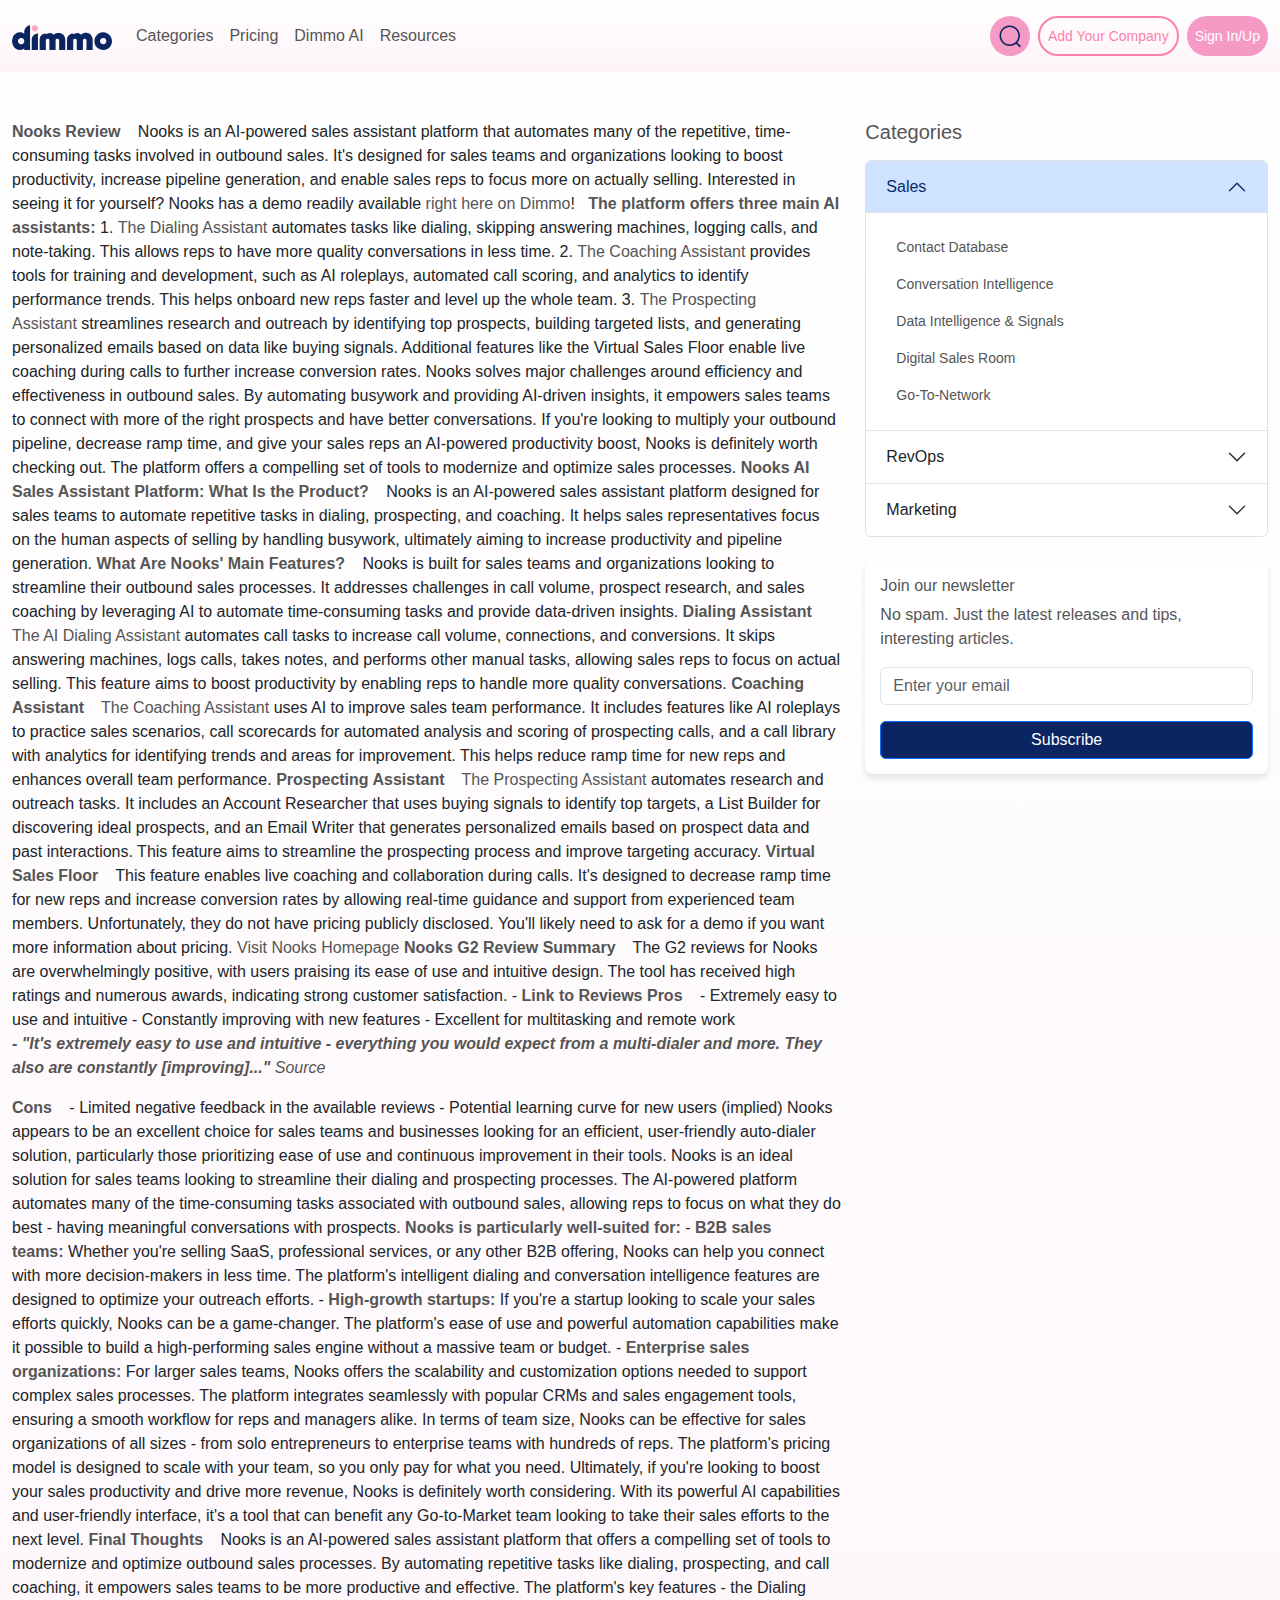
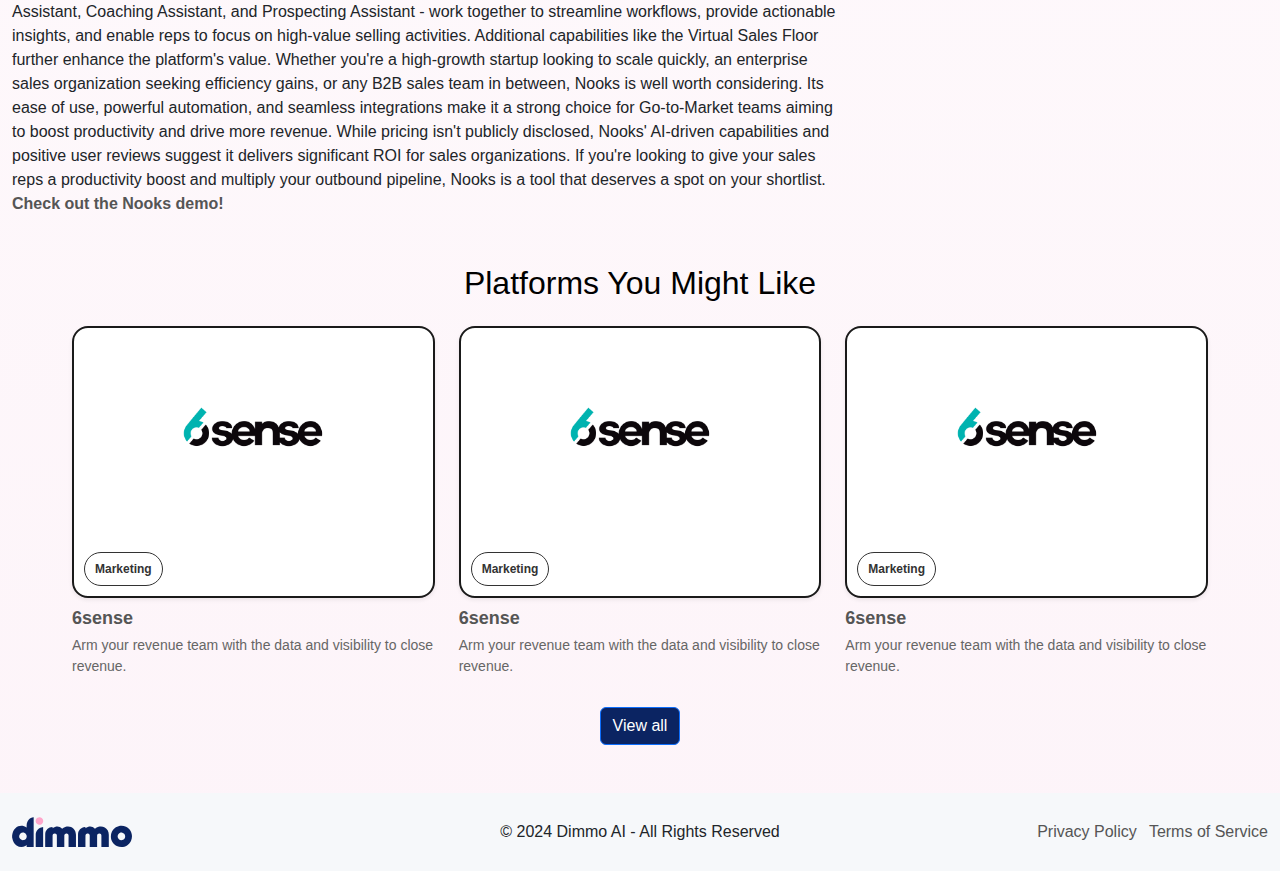
<file: blog-detail.html>
<!DOCTYPE html>
<html lang="en">
<head>
    <meta charset="UTF-8">
    <meta name="viewport" content="width=device-width, initial-scale=1.0">
    <title>Dimmo Interface</title>
    <!-- Favicon or logo icon -->
    <link rel="icon" href="client/img/apple-touch-icon (1).webp" type="image/png">


    <link rel="stylesheet" href="client/lib/bootstrap.min.css">
    <script src="client/lib/bootstrap.bundle.min.js"></script>
    <script src="client/lib/font-fontawesome-ae333ffef2.js"></script>
    <script src="client/js/js.js"></script>
    <script src="client/js/swiper-bundle.min.js"></script>

    <link rel="stylesheet" href="client/css/style.css">
    <script src="client/js/js.js"></script>
    <link rel="stylesheet" href="client/css/swiper-bundle.min.css" />
</head>
<body>
    <!-- Navbar -->
    <div class="header-top" id="backToTop">
        <nav class="navbar navbar-expand-lg navbar-light">
            <div class="container">
                <!-- Logo -->
                <a class="navbar-brand" href="index.html" style="width: 100px;">
                    <img src="client/img/logo-text-blue.svg" alt="Logo">
                </a>
                
                <!-- Mobile Buttons -->
                <div class="d-flex">
                    <button class="btn-pink p-1 me-2 search-toggle serch-mobi" id="searchToggle">
                        <svg width="32" height="26" viewBox="0 0 28 29" fill="none" xmlns="http://www.w3.org/2000/svg">
                            <path fill-rule="evenodd" clip-rule="evenodd" d="M13.6957 2.8335C19.9607 2.8335 25.0567 7.9295 25.0567 14.1945C25.0567 17.1503 23.9223 19.8462 22.0661 21.8694L25.7186 25.5143C26.0605 25.8561 26.0616 26.4091 25.7198 26.751C25.5495 26.9236 25.3243 27.0088 25.1003 27.0088C24.8775 27.0088 24.6535 26.9236 24.482 26.7533L20.7853 23.067C18.8407 24.6243 16.3751 25.5567 13.6957 25.5567C7.43066 25.5567 2.3335 20.4595 2.3335 14.1945C2.3335 7.9295 7.43066 2.8335 13.6957 2.8335ZM13.6957 4.5835C8.3955 4.5835 4.0835 8.89433 4.0835 14.1945C4.0835 19.4947 8.3955 23.8067 13.6957 23.8067C18.9947 23.8067 23.3067 19.4947 23.3067 14.1945C23.3067 8.89433 18.9947 4.5835 13.6957 4.5835Z" fill="#0B2462"></path>
                        </svg>
                    </button>
                    <button class="navbar-toggler" type="button" data-bs-toggle="offcanvas" data-bs-target="#offcanvasNavbar" aria-controls="offcanvasNavbar">
                        <span class="navbar-toggler-icon"></span>
                    </button>
                </div>
        
                <!-- Offcanvas Menu -->
                <div class="offcanvas offcanvas-start" tabindex="-1" id="offcanvasNavbar" aria-labelledby="offcanvasNavbarLabel">
                    <div class="offcanvas-header">
                        <img class="offcanvas-title" id="offcanvasNavbarLabel" src="client/img/logo-text-blue.svg" alt="" style="width: 80px;">
                        <button type="button" class="btn-close" data-bs-dismiss="offcanvas" aria-label="Close"></button>
                    </div>
                    <div class="offcanvas-body">
                        <ul class="navbar-nav me-auto mb-2 mb-lg-0">
                            <li class="nav-item dropdown">
                                <a class="nav-link" href="category.html">Categories</a>
                                <ul class="dropdown-menu">
                                    <li class="dropdown-item">
                                        <a href="#">Sales</a>
                                        <!-- Menu con của Category 1 -->
                                        <ul class="sub-menu">
                                            <li><a href="#">Sales marketing 1</a></li>
                                            <li><a href="#">Sales 2</a></li>
                                            <li><a href="#">Sales 3</a></li>
                                        </ul>
                                    </li>
                                    <li class="dropdown-item"><a href="#">Sales 2</a></li>
                                    <li class="dropdown-item"><a href="#">Sales 3</a></li>
                                </ul>
                            </li>
                            <li class="nav-item"><a class="nav-link" href="prising.html">Pricing</a></li>
                            <li class="nav-item"><a class="nav-link" href="#">Dimmo AI</a></li>
                            <li class="nav-item dropdown">
                                <a class="nav-link" href="#">Resources</a>
                                <ul class="dropdown-menu">
                                    <li class="dropdown-item">
                                        <a href="blog.html">blog</a>
                                    </li>
                                </ul>
                            </li>
                        </ul>
                        
                        
                        <!-- Desktop Buttons -->
                        <button class="btn-pink p-1 me-2 search-toggle search-toggle-destop" id="searchToggleDesktop">
                            <svg width="32" height="26" viewBox="0 0 28 29" fill="none" xmlns="http://www.w3.org/2000/svg">
                                <path fill-rule="evenodd" clip-rule="evenodd" d="M13.6957 2.8335C19.9607 2.8335 25.0567 7.9295 25.0567 14.1945C25.0567 17.1503 23.9223 19.8462 22.0661 21.8694L25.7186 25.5143C26.0605 25.8561 26.0616 26.4091 25.7198 26.751C25.5495 26.9236 25.3243 27.0088 25.1003 27.0088C24.8775 27.0088 24.6535 26.9236 24.482 26.7533L20.7853 23.067C18.8407 24.6243 16.3751 25.5567 13.6957 25.5567C7.43066 25.5567 2.3335 20.4595 2.3335 14.1945C2.3335 7.9295 7.43066 2.8335 13.6957 2.8335ZM13.6957 4.5835C8.3955 4.5835 4.0835 8.89433 4.0835 14.1945C4.0835 19.4947 8.3955 23.8067 13.6957 23.8067C18.9947 23.8067 23.3067 19.4947 23.3067 14.1945C23.3067 8.89433 18.9947 4.5835 13.6957 4.5835Z" fill="#0B2462"></path>
                            </svg>
                        </button>
                        <button class="btn btn-outline-pink me-2 btn-sm" data-bs-toggle="modal" data-bs-target="#exampleModal">Add Your Company</button>
                        <button class="btn btn-pink btn-sm"  data-bs-toggle="modal" data-bs-target="#exampleModalSignIn">Sign In/Up</button>
                    </div>
                </div>
            </div>
            
        </nav><!-- Search Form -->
        <form id="searchForm" class="search-form d-none">
            <div class="search-form-head d-flex align-items-center justify-content-between container">
                <input type="text" class="form-control me-2 btn-outline-pink" placeholder="Search...">
                <button type="submit" class="btn btn-pink me-3">Search</button>
                <span class="text-end mt-2 cancel-search" style="cursor: pointer; color: #333;" id="cancelSearch">Cancel</span>
            </div>
        </form>
    </div>
    
    <!-- Modal add your company-->
    <div class="modal fade modal-sign" id="exampleModal" tabindex="-1" aria-labelledby="exampleModalLabel" aria-hidden="true">
        <div class="modal-dialog modal-lg">
        <div class="modal-content">
            <div class="modal-body d-flex">
            <!-- Left section -->
            <div class="popup-left col-md-6">
                <img src="client/img/apple-touch-icon (1).webp" class="logo" alt="">
                <p>250+ Verified Products</p>
                <p>Thousands of Active Users</p>
                <p>New Demos Added Daily</p>
                <p>Boost your company's visibility</p>
                <div class="list-img">
                    <img src="client/img/6sense.png" alt="Logos">
                    <img src="client/img/6sense.png" alt="Logos">
                    <img src="client/img/6sense.png" alt="Logos">
                    <img src="client/img/6sense.png" alt="Logos">
                    <img src="client/img/6sense.png" alt="Logos">
                </div>
            </div>
            <!-- Right section -->
            <div class="popup-right col-md-6">
                <h3 class="mb-3">Company Registration</h3>
                <p>Register your product on Dimmo and get visibility up to <b>50,000 users</b> per month.</p>
                <form>
                <input type="text" class="form-control" placeholder="First Name">
                <input type="text" class="form-control" placeholder="Last Name">
                <input type="email" class="form-control" placeholder="Company Email">
                <input type="text" class="form-control" placeholder="Company Name">
                <button type="submit" class="btn btn-primary">Get Listed</button>
                </form>
            </div>
            </div>
        </div>
        </div>
    </div>

    <!-- Modal sign-in-->
    <div class="modal fade modal-sign" id="exampleModalSignIn" tabindex="-1" aria-labelledby="exampleModalLabel" aria-hidden="true">
        <div class="modal-dialog modal-lg">
        <div class="modal-content">
            <div class="modal-body d-flex">
            <!-- Left section -->
            <div class="popup-left col-md-6">
                <img src="client/img/apple-touch-icon (1).webp" class="logo" alt="">
                <p>250+ Verified Products</p>
                <p>Thousands of Active Users</p>
                <p>New Demos Added Daily</p>
                <p>Boost your company's visibility</p>
                <div class="list-img">
                    <img src="client/img/6sense.png" alt="Logos">
                    <img src="client/img/6sense.png" alt="Logos">
                    <img src="client/img/6sense.png" alt="Logos">
                    <img src="client/img/6sense.png" alt="Logos">
                    <img src="client/img/6sense.png" alt="Logos">
                </div>
            </div>
            <!-- Right section -->
            <div class="popup-right col-md-6">
                <h3 class="mb-3">Log in</h3>
                <p>Welcome Back to Dimmo! Please Log In to Your Account.</p>
                <form>
                    <label for="email">Email address</label>
                    <input type="email" class="form-control" placeholder="">
                    <div class="mt-4">
                        <button class="d-flex align-items-center btn btn-primary w-100" type="button">
                            <i class="fa-regular fa-envelope me-3"></i>
                            <span class="text-center w-full">Send login link to Email</span>
                        </button>
                    </div>
                    <div class="mt-4">
                        <button class="d-flex align-items-center btn btn-outline-dark w-100" type="button">
                            <svg style="width: 20px;" class="h-5 w-5 mr-2 me-3" xmlns="http://www.w3.org/2000/svg" viewBox="-0.5 0 48 48" version="1.1"><g fill="none" fill-rule="evenodd"><g transform="translate(401.000000, 860.000000)"><g transform="translate(-401.000000, -860.000000)">
                                <path d="M9.82727273,24 C9.82727273,22.4757333 10.0804318,21.0144 10.5322727,19.6437333 L2.62345455,13.6042667 C1.08206818,16.7338667 0.213636364,20.2602667 0.213636364,24 C0.213636364,27.7365333 1.081,31.2608 2.62025,34.3882667 L10.5247955,28.3370667 C10.0772273,26.9728 9.82727273,25.5168 9.82727273,24" fill="#4285F4"></path>
                                <path d="M23.7136364,10.1333333 C27.025,10.1333333 30.0159091,11.3066667 32.3659091,13.2266667 L39.2022727,6.4 C35.0363636,2.77333333 29.6954545,0.533333333 23.7136364,0.533333333 C14.4268636,0.533333333 6.44540909,5.84426667 2.62345455,13.6042667 L10.5322727,19.6437333 C12.3545909,14.112 17.5491591,10.1333333 23.7136364,10.1333333" fill="#34A853"></path>
                                <path d="M23.7136364,37.8666667 C17.5491591,37.8666667 12.3545909,33.888 10.5322727,28.3562667 L2.62345455,34.3946667 C6.44540909,42.1557333 14.4268636,47.4666667 23.7136364,47.4666667 C29.4455,47.4666667 34.9177955,45.4314667 39.0249545,41.6181333 L31.5177727,35.8144 C29.3995682,37.1488 26.7323182,37.8666667 23.7136364,37.8666667" fill="#FBBC05"></path>
                                <path d="M46.1454545,24 C46.1454545,22.6133333 45.9318182,21.12 45.6113636,19.7333333 L23.7136364,19.7333333 L23.7136364,28.8 L36.3181818,28.8 C35.6879545,31.8912 33.9724545,34.2677333 31.5177727,35.8144 L39.0249545,41.6181333 C43.3393409,37.6138667 46.1454545,31.6490667 46.1454545,24" fill="#EA4335"></path></g></g></g>
                            </svg>
                                <span class="text-center w-full">Sign in with Google</span>
                        </button>
                    </div>
                </form>
            </div>
            </div>
        </div>
        </div>
    </div>

    <!-- blog -->
    <section>
        <div class="container my-5">
            <div class="row g-4">
            <!-- Left column: Blog posts -->
            <div class="col-lg-8">

                <div class="blog-content">
                    <a id="Nooks Review" class="font-medium !text-dimmo-blue-950 group text-xl" href="https://www.dimmo.ai/blog/nooks-review#Nooks%20Review"><strong>Nooks Review</strong><span class="opacity-0 group-hover:opacity-100 ps-1 transition-opacity">#</span></a>

                    Nooks is an AI-powered sales assistant platform that automates many of the repetitive, time-consuming tasks involved in outbound sales. It's designed for sales teams and organizations looking to boost productivity, increase pipeline generation, and enable sales reps to focus more on actually selling.

                    Interested in seeing it for yourself? Nooks has a demo readily available <a href="https://www.dimmo.ai/products/nooks?category=cold-calling">right here on Dimmo</a>!

                    &nbsp;

                    <strong>The platform offers three main AI assistants:</strong>

                    1. <a href="https://www.nooks.ai/ai-dialing-assistant">The Dialing Assistant</a> automates tasks like dialing, skipping answering machines, logging calls, and note-taking. This allows reps to have more quality conversations in less time.

                    2. <a href="https://www.nooks.ai/ai-coaching-assistant">The Coaching Assistant</a> provides tools for training and development, such as AI roleplays, automated call scoring, and analytics to identify performance trends. This helps onboard new reps faster and level up the whole team.

                    3. <a href="https://www.nooks.ai/ai-prospecting">The Prospecting Assistant</a> streamlines research and outreach by identifying top prospects, building targeted lists, and generating personalized emails based on data like buying signals.

                    Additional features like the Virtual Sales Floor enable live coaching during calls to further increase conversion rates.

                    Nooks solves major challenges around efficiency and effectiveness in outbound sales. By automating busywork and providing AI-driven insights, it empowers sales teams to connect with more of the right prospects and have better conversations.

                    If you're looking to multiply your outbound pipeline, decrease ramp time, and give your sales reps an AI-powered productivity boost, Nooks is definitely worth checking out. The platform offers a compelling set of tools to modernize and optimize sales processes.

                    <a id="Nooks AI Sales Assistant Platform: What Is the Product?" class="font-medium !text-dimmo-blue-950 group text-xl" href="https://www.dimmo.ai/blog/nooks-review#Nooks%20AI%20Sales%20Assistant%20Platform:%20What%20Is%20the%20Product?"><strong>Nooks AI Sales Assistant Platform: What Is the Product?</strong><span class="opacity-0 group-hover:opacity-100 ps-1 transition-opacity">#</span></a>

                    Nooks is an AI-powered sales assistant platform designed for sales teams to automate repetitive tasks in dialing, prospecting, and coaching. It helps sales representatives focus on the human aspects of selling by handling busywork, ultimately aiming to increase productivity and pipeline generation.

                    <a id="What Are Nooks' Main Features?" class="font-medium !text-dimmo-blue-950 group text-lg" href="https://www.dimmo.ai/blog/nooks-review#What%20Are%20Nooks'%20Main%20Features?"><strong>What Are Nooks' Main Features?</strong><span class="opacity-0 group-hover:opacity-100 ps-1 transition-opacity">#</span></a>

                    Nooks is built for sales teams and organizations looking to streamline their outbound sales processes. It addresses challenges in call volume, prospect research, and sales coaching by leveraging AI to automate time-consuming tasks and provide data-driven insights.

                    <a id="Dialing Assistant" class="font-medium !text-dimmo-blue-950 group text-lg" href="https://www.dimmo.ai/blog/nooks-review#Dialing%20Assistant"><strong>Dialing Assistant</strong><span class="opacity-0 group-hover:opacity-100 ps-1 transition-opacity">#</span></a>

                    <a href="https://www.nooks.ai/ai-dialing-assistant">The AI Dialing Assistant</a> automates call tasks to increase call volume, connections, and conversions. It skips answering machines, logs calls, takes notes, and performs other manual tasks, allowing sales reps to focus on actual selling. This feature aims to boost productivity by enabling reps to handle more quality conversations.

                    <a id="Coaching Assistant" class="font-medium !text-dimmo-blue-950 group text-lg" href="https://www.dimmo.ai/blog/nooks-review#Coaching%20Assistant"><strong>Coaching Assistant</strong><span class="opacity-0 group-hover:opacity-100 ps-1 transition-opacity">#</span></a>

                    <a href="https://www.nooks.ai/ai-coaching-assistant">The Coaching Assistant</a> uses AI to improve sales team performance. It includes features like AI roleplays to practice sales scenarios, call scorecards for automated analysis and scoring of prospecting calls, and a call library with analytics for identifying trends and areas for improvement. This helps reduce ramp time for new reps and enhances overall team performance.

                    <a id="Prospecting Assistant" class="font-medium !text-dimmo-blue-950 group text-lg" href="https://www.dimmo.ai/blog/nooks-review#Prospecting%20Assistant"><strong>Prospecting Assistant</strong><span class="opacity-0 group-hover:opacity-100 ps-1 transition-opacity">#</span></a>

                    <a href="https://www.nooks.ai/ai-prospecting">The Prospecting Assistant</a> automates research and outreach tasks. It includes an Account Researcher that uses buying signals to identify top targets, a List Builder for discovering ideal prospects, and an Email Writer that generates personalized emails based on prospect data and past interactions. This feature aims to streamline the prospecting process and improve targeting accuracy.

                    <a id="Virtual Sales Floor" class="font-medium !text-dimmo-blue-950 group text-lg" href="https://www.dimmo.ai/blog/nooks-review#Virtual%20Sales%20Floor"><strong>Virtual Sales Floor</strong><span class="opacity-0 group-hover:opacity-100 ps-1 transition-opacity">#</span></a>

                    This feature enables live coaching and collaboration during calls. It's designed to decrease ramp time for new reps and increase conversion rates by allowing real-time guidance and support from experienced team members.

                    Unfortunately, they do not have pricing publicly disclosed. You'll likely need to ask for a demo if you want more information about pricing. <a href="https://www.nooks.ai/">Visit Nooks Homepage</a>

                    <a id="Nooks G2 Review Summary" class="font-medium !text-dimmo-blue-950 group text-xl" href="https://www.dimmo.ai/blog/nooks-review#Nooks%20G2%20Review%20Summary"><strong>Nooks G2 Review Summary</strong><span class="opacity-0 group-hover:opacity-100 ps-1 transition-opacity">#</span></a>

                    The G2 reviews for Nooks are overwhelmingly positive, with users praising its ease of use and intuitive design. The tool has received high ratings and numerous awards, indicating strong customer satisfaction.

                    - <a href="https://www.g2.com/products/nooks/reviews"><strong>Link to Reviews</strong></a>

                    <a id="Pros" class="font-medium !text-dimmo-blue-950 group text-lg" href="https://www.dimmo.ai/blog/nooks-review#Pros"><strong>Pros</strong><span class="opacity-0 group-hover:opacity-100 ps-1 transition-opacity">#</span></a>

                    - Extremely easy to use and intuitive

                    - Constantly improving with new features

                    - Excellent for multitasking and remote work
                    <blockquote><em><strong>- "It's extremely easy to use and intuitive - everything you would expect from a multi-dialer and more. They also are constantly [improving]..." </strong></em><a href="https://www.g2.com/products/nooks/reviews"><em>Source</em></a></blockquote>
                    <a id="Cons" class="font-medium !text-dimmo-blue-950 group text-lg" href="https://www.dimmo.ai/blog/nooks-review#Cons"><strong>Cons</strong><span class="opacity-0 group-hover:opacity-100 ps-1 transition-opacity">#</span></a>

                    - Limited negative feedback in the available reviews

                    - Potential learning curve for new users (implied)

                    Nooks appears to be an excellent choice for sales teams and businesses looking for an efficient, user-friendly auto-dialer solution, particularly those prioritizing ease of use and continuous improvement in their tools.

                    Nooks is an ideal solution for sales teams looking to streamline their dialing and prospecting processes. The AI-powered platform automates many of the time-consuming tasks associated with outbound sales, allowing reps to focus on what they do best - having meaningful conversations with prospects.

                    <strong>Nooks is particularly well-suited for:</strong>

                    - <strong>B2B sales teams:</strong> Whether you're selling SaaS, professional services, or any other B2B offering, Nooks can help you connect with more decision-makers in less time. The platform's intelligent dialing and conversation intelligence features are designed to optimize your outreach efforts.

                    - <strong>High-growth startups:</strong> If you're a startup looking to scale your sales efforts quickly, Nooks can be a game-changer. The platform's ease of use and powerful automation capabilities make it possible to build a high-performing sales engine without a massive team or budget.

                    - <strong>Enterprise sales organizations:</strong> For larger sales teams, Nooks offers the scalability and customization options needed to support complex sales processes. The platform integrates seamlessly with popular CRMs and sales engagement tools, ensuring a smooth workflow for reps and managers alike.

                    In terms of team size, Nooks can be effective for sales organizations of all sizes - from solo entrepreneurs to enterprise teams with hundreds of reps. The platform's pricing model is designed to scale with your team, so you only pay for what you need.

                    Ultimately, if you're looking to boost your sales productivity and drive more revenue, Nooks is definitely worth considering. With its powerful AI capabilities and user-friendly interface, it's a tool that can benefit any Go-to-Market team looking to take their sales efforts to the next level.

                    <a id="Final Thoughts" class="font-medium !text-dimmo-blue-950 group text-xl" href="https://www.dimmo.ai/blog/nooks-review#Final%20Thoughts"><strong>Final Thoughts</strong><span class="opacity-0 group-hover:opacity-100 ps-1 transition-opacity">#</span></a>

                    Nooks is an AI-powered sales assistant platform that offers a compelling set of tools to modernize and optimize outbound sales processes. By automating repetitive tasks like dialing, prospecting, and call coaching, it empowers sales teams to be more productive and effective.

                    The platform's key features - the Dialing Assistant, Coaching Assistant, and Prospecting Assistant - work together to streamline workflows, provide actionable insights, and enable reps to focus on high-value selling activities. Additional capabilities like the Virtual Sales Floor further enhance the platform's value.

                    Whether you're a high-growth startup looking to scale quickly, an enterprise sales organization seeking efficiency gains, or any B2B sales team in between, Nooks is well worth considering. Its ease of use, powerful automation, and seamless integrations make it a strong choice for Go-to-Market teams aiming to boost productivity and drive more revenue.

                    While pricing isn't publicly disclosed, Nooks' AI-driven capabilities and positive user reviews suggest it delivers significant ROI for sales organizations. If you're looking to give your sales reps a productivity boost and multiply your outbound pipeline, Nooks is a tool that deserves a spot on your shortlist.

                    <a href="https://www.dimmo.ai/products/nooks?category=cold-calling"><strong>Check out the Nooks demo!</strong></a>
                </div>
                
            </div>
            
            <!-- Right column: Categories -->
            <div class="col-lg-4">
                <!-- Categories -->
                <div class="categories mb-4">
                <h5 class="mb-3">Categories</h5>
                <div class="accordion" id="categoriesAccordion">
                    <div class="accordion-item">
                    <h6 class="accordion-header">
                        <button class="accordion-button" type="button" data-bs-toggle="collapse" data-bs-target="#category1" aria-expanded="true">
                        Sales
                        </button>
                    </h6>
                    <div id="category1" class="accordion-collapse collapse show">
                        <div class="accordion-body">
                        <ul class="nav flex-column">
                            <li><a href="#" class="nav-link">Contact Database</a></li>
                            <li><a href="#" class="nav-link">Conversation Intelligence</a></li>
                            <li><a href="#" class="nav-link">Data Intelligence & Signals</a></li>
                            <li><a href="#" class="nav-link">Digital Sales Room</a></li>
                            <li><a href="#" class="nav-link">Go-To-Network</a></li>
                        </ul>
                        </div>
                    </div>
                    </div>
                    <div class="accordion-item">
                    <h6 class="accordion-header">
                        <button class="accordion-button collapsed" type="button" data-bs-toggle="collapse" data-bs-target="#category2">
                        RevOps
                        </button>
                    </h6>
                    <div id="category2" class="accordion-collapse collapse">
                        <div class="accordion-body">
                        <ul class="nav flex-column">
                            <li><a href="#" class="nav-link">Revenue Insights</a></li>
                            <li><a href="#" class="nav-link">Sales Analytics</a></li>
                        </ul>
                        </div>
                    </div>
                    </div>
                    <div class="accordion-item">
                    <h6 class="accordion-header">
                        <button class="accordion-button collapsed" type="button" data-bs-toggle="collapse" data-bs-target="#category3">
                        Marketing
                        </button>
                    </h6>
                    <div id="category3" class="accordion-collapse collapse">
                        <div class="accordion-body">
                        <ul class="nav flex-column">
                            <li><a href="#" class="nav-link">SEO</a></li>
                            <li><a href="#" class="nav-link">Content Marketing</a></li>
                        </ul>
                        </div>
                    </div>
                    </div>
                </div>
                </div>
                <!-- Subscribe Box -->
                <div class="subscribe-box">
                <h6>Join our newsletter</h6>
                <p>No spam. Just the latest releases and tips, interesting articles.</p>
                <input type="email" class="form-control mb-3" placeholder="Enter your email">
                <button class="btn btn-primary w-100">Subscribe</button>
                </div>
            </div>
            </div>
        </div>
    </section>
  
    <!-- Platforms You Might Like -->
    <section class="Featured-blog Featured mb-5 mt-5">
        <h2 class="text-center mt-3 mb-4">Platforms You Might Like</h2>
            <div class="row">
                <div class="col-lg-4 col-md-6 col-sm-12 filter-item Marketing">
                    <a href="products-detail.html">
                        <div class="card-tab rounded-4 shadow-sm">
                            <div class="card-body">
                                <img src="client/img/6sense_company_logo_174e2d301a.png" alt="6sense" class="img-fluid mb-3" style="max-height: 80px;">
                            </div>
                            <p class="badge">Marketing</p>
                        </div>
                        <h5 class="card-title">6sense</h5>
                        <p class="card-text">Arm your revenue team with the data and visibility to close revenue.</p>
                    </a>
                </div>
                <div class="col-lg-4 col-md-6 col-sm-12 filter-item Marketing">
                    <a href="products-detail.html">
                        <div class="card-tab rounded-4 shadow-sm">
                            <div class="card-body">
                                <img src="client/img/6sense_company_logo_174e2d301a.png" alt="6sense" class="img-fluid mb-3" style="max-height: 80px;">
                            </div>
                            <p class="badge">Marketing</p>
                        </div>
                        <h5 class="card-title">6sense</h5>
                        <p class="card-text">Arm your revenue team with the data and visibility to close revenue.</p>
                    </a>
                </div>
                <div class="col-lg-4 col-md-6 col-sm-12 filter-item Marketing">
                    <a href="products-detail.html">
                        <div class="card-tab rounded-4 shadow-sm">
                            <div class="card-body">
                                <img src="client/img/6sense_company_logo_174e2d301a.png" alt="6sense" class="img-fluid mb-3" style="max-height: 80px;">
                            </div>
                            <p class="badge">Marketing</p>
                        </div>
                        <h5 class="card-title">6sense</h5>
                        <p class="card-text">Arm your revenue team with the data and visibility to close revenue.</p>
                    </a>
                </div>
            </div> 
            <div class="text-center">
                <a href="blog.html" class="btn btn-primary">View all</a>
            </div>
    </section>
     

    <!-- Footer -->
    <footer class="py-4" id="footer">
        <div class="container">
            <div class="row justify-content-between">
                <div class="col-lg-4 col-md-4 col-sm-12 logo">
                    <img src="client/img/logo-text-blue.svg" alt="">
                </div>
                <div class="col-lg-4 col-md-4 col-sm-12 text-center">&copy; 2024 Dimmo AI - All Rights Reserved</div>
                <div class="col-lg-4 col-md-4 col-sm-12 text-end">
                    <a href="#" class="me-2">Privacy Policy</a>
                    <a href="#">Terms of Service</a>
                </div>
            </div>
        </div>
    </footer>

    <script>
        document.querySelectorAll('.toggle-option').forEach(option => {
            option.addEventListener('click', () => {
                // Remove 'selected' class from all options
                document.querySelectorAll('.toggle-option').forEach(opt => opt.classList.remove('selected'));
                
                // Add 'selected' class to the clicked option
                option.classList.add('selected');
            });
        });
    </script>
    <script>
        document.getElementById('filterButton').addEventListener('click', function () {
            var offcanvas = new bootstrap.Offcanvas(document.getElementById('offcanvasExample'));
            offcanvas.show();  // Hiển thị offcanvas
        });
    </script>
</body>
</html>
</file>
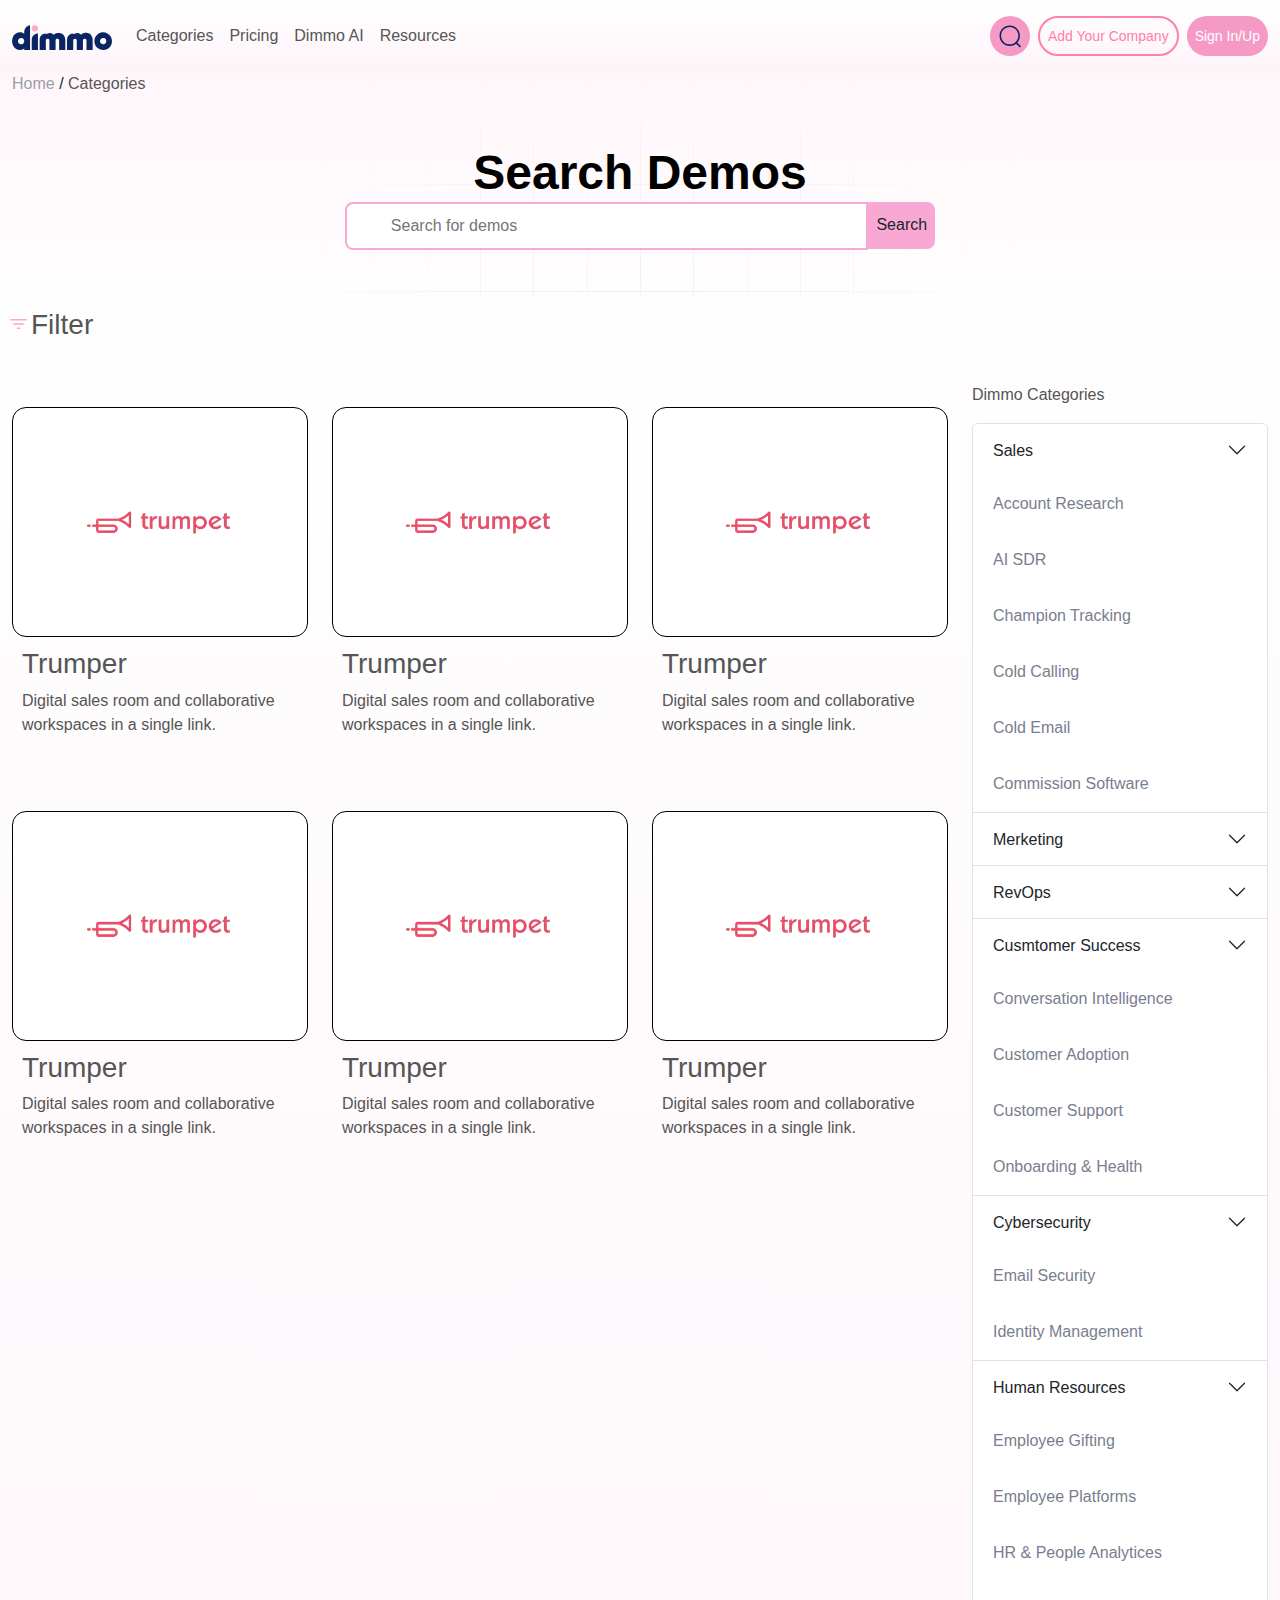
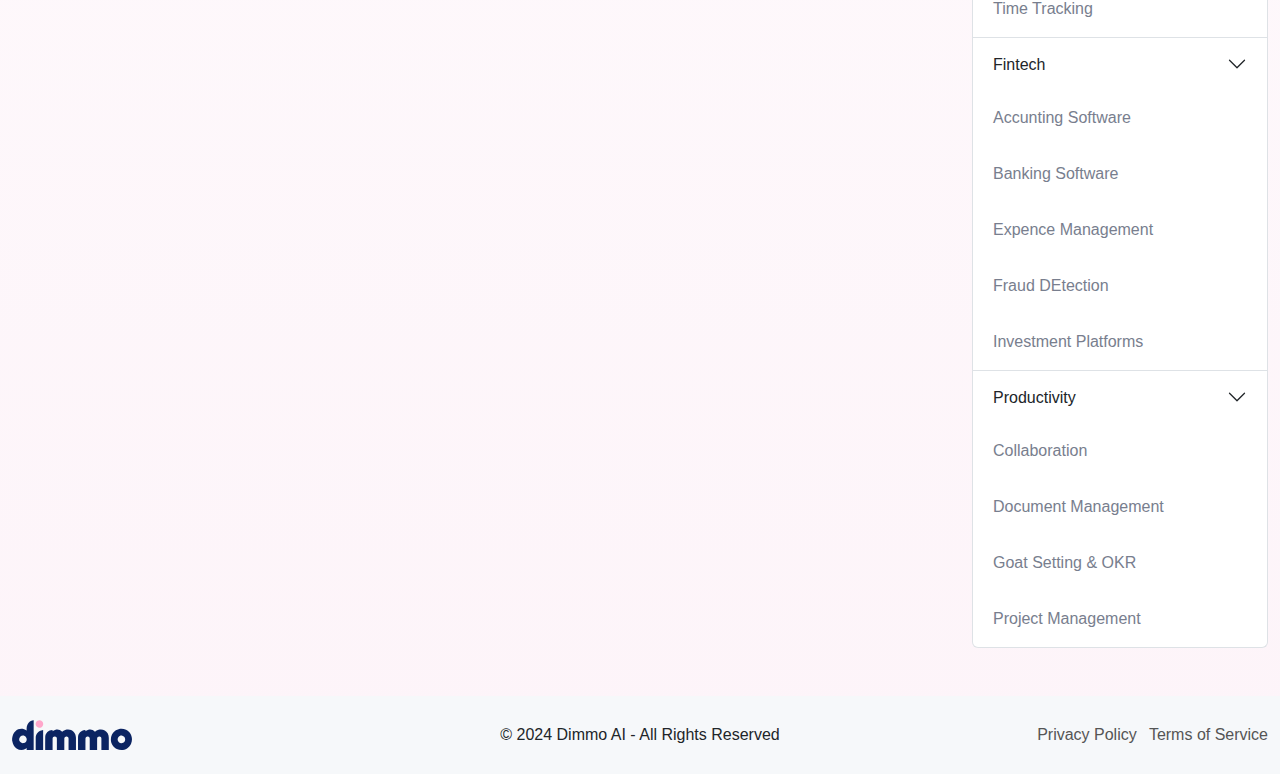
<file: category.html>
<!DOCTYPE html>
<html lang="en">
<head>
    <meta charset="UTF-8">
    <meta name="viewport" content="width=device-width, initial-scale=1.0">
    <title>Dimmo Interface</title>
    <!-- Favicon or logo icon -->
    <link rel="icon" href="client/img/apple-touch-icon (1).webp" type="image/png">

    <link rel="stylesheet" href="client/lib/bootstrap.min.css">
    <script src="client/lib/bootstrap.bundle.min.js"></script>
    <script src="client/lib/font-fontawesome-ae333ffef2.js"></script>
    <script src="client/js/js.js"></script>
    <script src="client/js/swiper-bundle.min.js"></script>

    <link rel="stylesheet" href="client/css/style.css">
    <script src="client/js/js.js"></script>
    <link rel="stylesheet" href="client/css/swiper-bundle.min.css" />
</head>
<body>
    <!-- Navbar -->
    <div class="header-top" id="backToTop">
        <nav class="navbar navbar-expand-lg navbar-light">
            <div class="container">
                <!-- Logo -->
                <a class="navbar-brand" href="index.html" style="width: 100px;">
                    <img src="client/img/logo-text-blue.svg" alt="Logo">
                </a>
                
                <!-- Mobile Buttons -->
                <div class="d-flex">
                    <button class="btn-pink p-1 me-2 search-toggle serch-mobi" id="searchToggle">
                        <svg width="32" height="26" viewBox="0 0 28 29" fill="none" xmlns="http://www.w3.org/2000/svg">
                            <path fill-rule="evenodd" clip-rule="evenodd" d="M13.6957 2.8335C19.9607 2.8335 25.0567 7.9295 25.0567 14.1945C25.0567 17.1503 23.9223 19.8462 22.0661 21.8694L25.7186 25.5143C26.0605 25.8561 26.0616 26.4091 25.7198 26.751C25.5495 26.9236 25.3243 27.0088 25.1003 27.0088C24.8775 27.0088 24.6535 26.9236 24.482 26.7533L20.7853 23.067C18.8407 24.6243 16.3751 25.5567 13.6957 25.5567C7.43066 25.5567 2.3335 20.4595 2.3335 14.1945C2.3335 7.9295 7.43066 2.8335 13.6957 2.8335ZM13.6957 4.5835C8.3955 4.5835 4.0835 8.89433 4.0835 14.1945C4.0835 19.4947 8.3955 23.8067 13.6957 23.8067C18.9947 23.8067 23.3067 19.4947 23.3067 14.1945C23.3067 8.89433 18.9947 4.5835 13.6957 4.5835Z" fill="#0B2462"></path>
                        </svg>
                    </button>
                    <button class="navbar-toggler" type="button" data-bs-toggle="offcanvas" data-bs-target="#offcanvasNavbar" aria-controls="offcanvasNavbar">
                        <span class="navbar-toggler-icon"></span>
                    </button>
                </div>
        
                <!-- Offcanvas Menu -->
                <div class="offcanvas offcanvas-start" tabindex="-1" id="offcanvasNavbar" aria-labelledby="offcanvasNavbarLabel">
                    <div class="offcanvas-header">
                        <img class="offcanvas-title" id="offcanvasNavbarLabel" src="client/img/logo-text-blue.svg" alt="" style="width: 80px;">
                        <button type="button" class="btn-close" data-bs-dismiss="offcanvas" aria-label="Close"></button>
                    </div>
                    <div class="offcanvas-body">
                        <ul class="navbar-nav me-auto mb-2 mb-lg-0">
                            <li class="nav-item dropdown">
                                <a class="nav-link" href="category.html">Categories</a>
                                <ul class="dropdown-menu">
                                    <li class="dropdown-item">
                                        <a href="#">Sales</a>
                                        <!-- Menu con của Category 1 -->
                                        <ul class="sub-menu">
                                            <li><a href="#">Sales marketing 1</a></li>
                                            <li><a href="#">Sales 2</a></li>
                                            <li><a href="#">Sales 3</a></li>
                                        </ul>
                                    </li>
                                    <li class="dropdown-item"><a href="#">Sales 2</a></li>
                                    <li class="dropdown-item"><a href="#">Sales 3</a></li>
                                </ul>
                            </li>
                            <li class="nav-item"><a class="nav-link" href="prising.html">Pricing</a></li>
                            <li class="nav-item"><a class="nav-link" href="#">Dimmo AI</a></li>
                            <li class="nav-item dropdown">
                                <a class="nav-link" href="#">Resources</a>
                                <ul class="dropdown-menu">
                                    <li class="dropdown-item">
                                        <a href="blog.html">blog</a>
                                    </li>
                                </ul>
                            </li>
                        </ul>
                        
                        
                        <!-- Desktop Buttons -->
                        <button class="btn-pink p-1 me-2 search-toggle search-toggle-destop" id="searchToggleDesktop">
                            <svg width="32" height="26" viewBox="0 0 28 29" fill="none" xmlns="http://www.w3.org/2000/svg">
                                <path fill-rule="evenodd" clip-rule="evenodd" d="M13.6957 2.8335C19.9607 2.8335 25.0567 7.9295 25.0567 14.1945C25.0567 17.1503 23.9223 19.8462 22.0661 21.8694L25.7186 25.5143C26.0605 25.8561 26.0616 26.4091 25.7198 26.751C25.5495 26.9236 25.3243 27.0088 25.1003 27.0088C24.8775 27.0088 24.6535 26.9236 24.482 26.7533L20.7853 23.067C18.8407 24.6243 16.3751 25.5567 13.6957 25.5567C7.43066 25.5567 2.3335 20.4595 2.3335 14.1945C2.3335 7.9295 7.43066 2.8335 13.6957 2.8335ZM13.6957 4.5835C8.3955 4.5835 4.0835 8.89433 4.0835 14.1945C4.0835 19.4947 8.3955 23.8067 13.6957 23.8067C18.9947 23.8067 23.3067 19.4947 23.3067 14.1945C23.3067 8.89433 18.9947 4.5835 13.6957 4.5835Z" fill="#0B2462"></path>
                            </svg>
                        </button>
                        <button class="btn btn-outline-pink me-2 btn-sm" data-bs-toggle="modal" data-bs-target="#exampleModal">Add Your Company</button>
                        <button class="btn btn-pink btn-sm"  data-bs-toggle="modal" data-bs-target="#exampleModalSignIn">Sign In/Up</button>
                    </div>
                </div>
            </div>
            
        </nav><!-- Search Form -->
        <form id="searchForm" class="search-form d-none">
            <div class="search-form-head d-flex align-items-center justify-content-between container">
                <input type="text" class="form-control me-2 btn-outline-pink" placeholder="Search...">
                <button type="submit" class="btn btn-pink me-3">Search</button>
                <span class="text-end mt-2 cancel-search" style="cursor: pointer; color: #333;" id="cancelSearch">Cancel</span>
            </div>
        </form>
    </div>
    
    <!-- Modal add your company-->
    <div class="modal fade modal-sign" id="exampleModal" tabindex="-1" aria-labelledby="exampleModalLabel" aria-hidden="true">
        <div class="modal-dialog modal-lg">
        <div class="modal-content">
            <div class="modal-body d-flex">
            <!-- Left section -->
            <div class="popup-left col-md-6">
                <img src="client/img/apple-touch-icon (1).webp" class="logo" alt="">
                <p>250+ Verified Products</p>
                <p>Thousands of Active Users</p>
                <p>New Demos Added Daily</p>
                <p>Boost your company's visibility</p>
                <div class="list-img">
                    <img src="client/img/6sense.png" alt="Logos">
                    <img src="client/img/6sense.png" alt="Logos">
                    <img src="client/img/6sense.png" alt="Logos">
                    <img src="client/img/6sense.png" alt="Logos">
                    <img src="client/img/6sense.png" alt="Logos">
                </div>
            </div>
            <!-- Right section -->
            <div class="popup-right col-md-6">
                <h3 class="mb-3">Company Registration</h3>
                <p>Register your product on Dimmo and get visibility up to <b>50,000 users</b> per month.</p>
                <form>
                <input type="text" class="form-control" placeholder="First Name">
                <input type="text" class="form-control" placeholder="Last Name">
                <input type="email" class="form-control" placeholder="Company Email">
                <input type="text" class="form-control" placeholder="Company Name">
                <button type="submit" class="btn btn-primary">Get Listed</button>
                </form>
            </div>
            </div>
        </div>
        </div>
    </div>

    <!-- Modal sign-in-->
    <div class="modal fade modal-sign" id="exampleModalSignIn" tabindex="-1" aria-labelledby="exampleModalLabel" aria-hidden="true">
        <div class="modal-dialog modal-lg">
        <div class="modal-content">
            <div class="modal-body d-flex">
            <!-- Left section -->
            <div class="popup-left col-md-6">
                <img src="client/img/apple-touch-icon (1).webp" class="logo" alt="">
                <p>250+ Verified Products</p>
                <p>Thousands of Active Users</p>
                <p>New Demos Added Daily</p>
                <p>Boost your company's visibility</p>
                <div class="list-img">
                    <img src="client/img/6sense.png" alt="Logos">
                    <img src="client/img/6sense.png" alt="Logos">
                    <img src="client/img/6sense.png" alt="Logos">
                    <img src="client/img/6sense.png" alt="Logos">
                    <img src="client/img/6sense.png" alt="Logos">
                </div>
            </div>
            <!-- Right section -->
            <div class="popup-right col-md-6">
                <h3 class="mb-3">Log in</h3>
                <p>Welcome Back to Dimmo! Please Log In to Your Account.</p>
                <form>
                    <label for="email">Email address</label>
                    <input type="email" class="form-control" placeholder="">
                    <div class="mt-4">
                        <button class="d-flex align-items-center btn btn-primary w-100" type="button">
                            <i class="fa-regular fa-envelope me-3"></i>
                            <span class="text-center w-full">Send login link to Email</span>
                        </button>
                    </div>
                    <div class="mt-4">
                        <button class="d-flex align-items-center btn btn-outline-dark w-100" type="button">
                            <svg style="width: 20px;" class="h-5 w-5 mr-2 me-3" xmlns="http://www.w3.org/2000/svg" viewBox="-0.5 0 48 48" version="1.1"><g fill="none" fill-rule="evenodd"><g transform="translate(401.000000, 860.000000)"><g transform="translate(-401.000000, -860.000000)">
                                <path d="M9.82727273,24 C9.82727273,22.4757333 10.0804318,21.0144 10.5322727,19.6437333 L2.62345455,13.6042667 C1.08206818,16.7338667 0.213636364,20.2602667 0.213636364,24 C0.213636364,27.7365333 1.081,31.2608 2.62025,34.3882667 L10.5247955,28.3370667 C10.0772273,26.9728 9.82727273,25.5168 9.82727273,24" fill="#4285F4"></path>
                                <path d="M23.7136364,10.1333333 C27.025,10.1333333 30.0159091,11.3066667 32.3659091,13.2266667 L39.2022727,6.4 C35.0363636,2.77333333 29.6954545,0.533333333 23.7136364,0.533333333 C14.4268636,0.533333333 6.44540909,5.84426667 2.62345455,13.6042667 L10.5322727,19.6437333 C12.3545909,14.112 17.5491591,10.1333333 23.7136364,10.1333333" fill="#34A853"></path>
                                <path d="M23.7136364,37.8666667 C17.5491591,37.8666667 12.3545909,33.888 10.5322727,28.3562667 L2.62345455,34.3946667 C6.44540909,42.1557333 14.4268636,47.4666667 23.7136364,47.4666667 C29.4455,47.4666667 34.9177955,45.4314667 39.0249545,41.6181333 L31.5177727,35.8144 C29.3995682,37.1488 26.7323182,37.8666667 23.7136364,37.8666667" fill="#FBBC05"></path>
                                <path d="M46.1454545,24 C46.1454545,22.6133333 45.9318182,21.12 45.6113636,19.7333333 L23.7136364,19.7333333 L23.7136364,28.8 L36.3181818,28.8 C35.6879545,31.8912 33.9724545,34.2677333 31.5177727,35.8144 L39.0249545,41.6181333 C43.3393409,37.6138667 46.1454545,31.6490667 46.1454545,24" fill="#EA4335"></path></g></g></g>
                            </svg>
                                <span class="text-center w-full">Sign in with Google</span>
                        </button>
                    </div>
                </form>
            </div>
            </div>
        </div>
        </div>
    </div>

     <section id="home-category">
        
         <div class="heading-bav-top container">
            <a href="./index.html" class="heading-home">Home</a>
            <span>/</span>
            <a href="" >Categories</a>
         </div>
        <!-- Hero Section -->
        <header class="py-5 text-center">
            
            <div class="container">
                <h1 class="display-5 text-head"> <span class="text-black">Search Demos</span> </h1>
                <div class="row justify-content-center">
                    <div class="col-lg-6 col-md-8 col-sm-12 container-child">
                        <form class="d-flex justify-content-center" role="search">
                            <input type="text" class="form-controls" placeholder="Search for demos">
                            <button class="btn-search">Search</button>
                            <i class="fa-solid fa-magnifying-glass icon-search"></i>
                        </form>
                    </div>
                </div>
            </div>
        </header>

    </section>

   
    <!-- Category -->
    <section class="container mb-5">
        
        <div class="row">
            
            <!-- nút filter -->
            <div class="category-heading d-flex align-items-center p-t" id="filterButton" class="category-heading d-flex align-items-center p-t" id="filterButton"> 
                <svg width="17" height="12" viewBox="0 0 17 12" fill="none" class="mr-2 mb-2 icon-filter"><g clip-path="url(#clip0_490_12976)"><path d="M7.55555 11.1118H9.44445C9.96389 11.1118 10.3889 10.7283 10.3889 10.2597C10.3889 9.79114 9.96389 9.40774 9.44445 9.40774H7.55555C7.03611 9.40774 6.61111 9.79114 6.61111 10.2597C6.61111 10.7283 7.03611 11.1118 7.55555 11.1118ZM0 1.7397C0 2.20831 0.425 2.5917 0.944445 2.5917H16.0555C16.575 2.5917 17 2.20831 17 1.7397C17 1.2711 16.575 0.887695 16.0555 0.887695H0.944445C0.425 0.887695 0 1.2711 0 1.7397ZM3.77778 6.85172H13.2222C13.7417 6.85172 14.1667 6.46832 14.1667 5.99972C14.1667 5.53113 13.7417 5.14771 13.2222 5.14771H3.77778C3.25833 5.14771 2.83333 5.53113 2.83333 5.99972C2.83333 6.46832 3.25833 6.85172 3.77778 6.85172Z" fill="#FCA7CB"></path></g><defs><clipPath id="clip0_490_12976"><rect width="17" height="10.9286" fill="white" transform="translate(0 0.535645)"></rect></clipPath></defs></svg>
                <h3 class="category-filter">Filter</h3>
            </div>

            <!-- Filter danh mục ipad - mobi -->
            <div class="offcanvas offcanvas-start" tabindex="-1" id="offcanvasExample" aria-labelledby="offcanvasExampleLabel">
            <div class="mt-4 category-child">
                <p class="text-sm category-dimmo">Dimmo Categories</p>
            </div>
            <div class="col-12 scroll-mobi">
                <div class="accordion" id="accordionExample">
                    <div class="accordion-item w-full">
                    <h2 class="accordion-header" id="headingOne">
                        <button class="accordion-button collapsed" type="button" data-bs-toggle="collapse" data-bs-target="#collapseOne" aria-expanded="true" aria-controls="collapseOne">
                        Sales
                        </button>
                    </h2>
                    <div id="collapseOne" class="accordion-collapse collapse show" aria-labelledby="headingOne" data-bs-parent="#accordionExample">
                        <div class="accordion-body">
                        <strong class="text-lg">Account Research</strong> 
                        </div>
                        <div class="accordion-body">
                            <strong class="text-lg">AI SDR</strong> 
                        </div>
                        <div class="accordion-body">
                            <strong class="text-lg">Champion Tracking</strong> 
                        </div>
                        <div class="accordion-body">
                            <strong class="text-lg">Cold Calling</strong> 
                        </div>
                        <div class="accordion-body">
                            <strong class="text-lg">Cold Email</strong> 
                        </div>
                        <div class="accordion-body">
                            <strong class="text-lg">Commission Software</strong> 
                        </div>
                    </div>
                    </div>

                    <div class="accordion-item">
                    <h2 class="accordion-header" id="headingTwo">
                        <button class="accordion-button collapsed" type="button" data-bs-toggle="collapse" data-bs-target="#collapseTwo" aria-expanded="false" aria-controls="collapseTwo">
                        Merketing
                        </button>
                    </h2>
                    <div id="collapseTwo" class="accordion-collapse collapse" aria-labelledby="headingTwo" data-bs-parent="#accordionExample">
                        <div class="accordion-body">
                        <strong class="text-lg">Account-Based Marketing</strong> 
                        </div>
                        <div class="accordion-body">
                            <strong class="text-lg">Affiliate Marketing</strong> 
                        </div>
                        <div class="accordion-body">
                            <strong class="text-lg">Campaign Execution</strong> 
                        </div>
                        <div class="accordion-body">
                            <strong class="text-lg">Content Marketing</strong> 
                        </div>
                        <div class="accordion-body">
                            <strong class="text-lg">CRM</strong> 
                        </div>
                        <div class="accordion-body">
                            <strong class="text-lg">Email & SMS Marketing</strong> 
                        </div>
                        <div class="accordion-body">
                            <strong class="text-lg">Event Marketing</strong> 
                        </div>
                        <div class="accordion-body">
                            <strong class="text-lg">Interactive Demos</strong> 
                        </div>
                    </div>
                    </div>

                    <div class="accordion-item">
                    <h2 class="accordion-header" id="headingThree">
                        <button class="accordion-button collapsed" type="button" data-bs-toggle="collapse" data-bs-target="#collapseThree" aria-expanded="false" aria-controls="collapseThree">
                        RevOps
                        </button>
                    </h2>
                    <div id="collapseThree" class="accordion-collapse collapse" aria-labelledby="headingThree" data-bs-parent="#accordionExample">
                        <div class="accordion-body">
                        <strong class="text-lg">Capacity Planning</strong> 
                        </div>
                        <div class="accordion-body">
                            <strong class="text-lg">Commission Software</strong> 
                        </div>
                        <div class="accordion-body">
                            <strong class="text-lg">CPQ</strong> 
                        </div>
                        <div class="accordion-body">
                            <strong class="text-lg">CRM Enrichment</strong> 
                        </div>
                        <div class="accordion-body">
                            <strong class="text-lg">Forecasting</strong> 
                        </div>
                        <div class="accordion-body">
                            <strong class="text-lg">Lead Routing</strong> 
                        </div>
                        <div class="accordion-body">
                            <strong class="text-lg">Lead Routing</strong> 
                        </div>
                        
                    </div>
                    </div>

                    <div class="accordion-item">
                        <h2 class="accordion-header" id="headingFour">
                        <button class="accordion-button collapsed" type="button" data-bs-toggle="collapse" data-bs-target="#collapseFour" aria-expanded="true" aria-controls="collapseFour">
                            Cusmtomer Success
                        </button>
                        </h2>
                        <div id="collapseFour" class="accordion-collapse collapse show" aria-labelledby="headingFour" data-bs-parent="#accordionExample">
                        <div class="accordion-body">
                            <strong class="text-lg">Conversation Intelligence</strong> 
                        </div>
                        <div class="accordion-body">
                            <strong class="text-lg">Customer Adoption</strong> 
                        </div>
                        <div class="accordion-body">
                            <strong class="text-lg">Customer Support</strong> 
                        </div>
                        <div class="accordion-body">
                            <strong class="text-lg">Onboarding & Health</strong> 
                        </div>
                        
                        </div>
                    </div>

                    <div class="accordion-item">
                        <h2 class="accordion-header" id="headingFive">
                        <button class="accordion-button collapsed" type="button" data-bs-toggle="collapse" data-bs-target="#collapseFive" aria-expanded="true" aria-controls="collapseFive">
                            Cybersecurity
                        </button>
                        </h2>
                        <div id="collapseFive" class="accordion-collapse collapse show" aria-labelledby="headingFive" data-bs-parent="#accordionExample">
                        <div class="accordion-body">
                            <strong class="text-lg">Email Security</strong> 
                        </div>
                        <div class="accordion-body">
                            <strong class="text-lg">Identity Management</strong> 
                        </div>
                        
                        </div>
                    </div>

                    <div class="accordion-item">
                        <h2 class="accordion-header" id="headingSix">
                        <button class="accordion-button collapsed" type="button" data-bs-toggle="collapse" data-bs-target="#collapseSix" aria-expanded="true" aria-controls="collapseSix">
                            Human Resources
                        </button>
                        </h2>
                        <div id="collapseSix" class="accordion-collapse collapse show" aria-labelledby="headingSix" data-bs-parent="#accordionExample">
                        <div class="accordion-body">
                            <strong class="text-lg">Employee Gifting</strong> 
                        </div>
                        <div class="accordion-body">
                            <strong class="text-lg">Employee Platforms</strong> 
                        </div>
                        <div class="accordion-body">
                            <strong class="text-lg">HR & People Analytices</strong> 
                        </div>
                        <div class="accordion-body">
                            <strong class="text-lg">Time Tracking</strong> 
                        </div>
                        </div>
                    </div>

                    <div class="accordion-item">
                        <h2 class="accordion-header" id="headingSeven">
                        <button class="accordion-button collapsed" type="button" data-bs-toggle="collapse" data-bs-target="#collapseSeven" aria-expanded="true" aria-controls="collapseSeven">
                            Fintech
                        </button>
                        </h2>
                        <div id="collapseSeven" class="accordion-collapse collapse show" aria-labelledby="headingSeven" data-bs-parent="#accordionExample">
                        <div class="accordion-body">
                            <strong class="text-lg">Accunting Software</strong> 
                        </div>
                        <div class="accordion-body">
                            <strong class="text-lg">Banking Software</strong> 
                        </div>
                        <div class="accordion-body">
                            <strong class="text-lg">Expence Management</strong> 
                        </div>
                        <div class="accordion-body">
                            <strong class="text-lg">Fraud DEtection</strong> 
                        </div>
                        <div class="accordion-body">
                            <strong class="text-lg">Investment Platforms</strong> 
                        </div>
                        
                        </div>
                    </div>
                    
                    <div class="accordion-item">
                        <h2 class="accordion-header" id="headingEight">
                        <button class="accordion-button collapsed" type="button" data-bs-toggle="collapse" data-bs-target="#collapseEight" aria-expanded="true" aria-controls="collapseEight">
                            Productivity
                        </button>
                        </h2>
                        <div id="collapseEight" class="accordion-collapse collapse show" aria-labelledby="headingEight" data-bs-parent="#accordionExample">
                        <div class="accordion-body">
                            <strong class="text-lg">Collaboration</strong> 
                        </div>
                        <div class="accordion-body">
                            <strong class="text-lg">Document Management</strong> 
                        </div>
                        <div class="accordion-body">
                            <strong class="text-lg">Goat Setting & OKR</strong> 
                        </div>
                        <div class="accordion-body">
                            <strong class="text-lg">Project Management</strong> 
                        </div>
                        
                        </div>
                    </div>

                </div>
            </div>
            </div>


            <!-- bên trái - sản phẩm-->
            <div class="col-lg-9 col-md-9 col-sm-12">
                <div class="row">
                   <div class=" col-lg-4 col-md-6 col-sm-6 col-12 mt-5">
                       <a href="">
                           <div class="card-product d-flex align-items-center justify-content-center image-container">
                               <img src="./client/img/product1.webp" alt="" class="w-50 image">
                           </div>
                           <div class="card-body">
                              <h3>Trumper</h3>
                              <p>Digital sales room and collaborative workspaces in a single link.</p>
                          </div>
                       </a>
                   </div>
                   <div class=" col-lg-4 col-md-6 col-sm-6 col-12 mt-5">
                       <a href="">
                           <div class="card-product d-flex align-items-center justify-content-center image-container">
                               <img src="./client/img/product1.webp" alt="" class="w-50 image">
                           </div>
                           <div class="card-body">
                              <h3>Trumper</h3>
                              <p>Digital sales room and collaborative workspaces in a single link.</p>
                          </div>
                       </a>
                   </div>
                   <div class=" col-lg-4 col-md-6 col-sm-6 col-12 mt-5">
                       <a href="">
                           <div class="card-product d-flex align-items-center justify-content-center image-container">
                               <img src="./client/img/product1.webp" alt="" class="w-50 image">
                           </div>
                           <div class="card-body">
                              <h3>Trumper</h3>
                              <p>Digital sales room and collaborative workspaces in a single link.</p>
                          </div>
                       </a>
                   </div>
                   <div class=" col-lg-4 col-md-6 col-sm-6 col-12 mt-5">
                       <a href="">
                           <div class="card-product d-flex align-items-center justify-content-center image-container">
                               <img src="./client/img/product1.webp" alt="" class="w-50 image">
                           </div>
                           <div class="card-body">
                              <h3>Trumper</h3>
                              <p>Digital sales room and collaborative workspaces in a single link.</p>
                          </div>
                       </a>
                   </div>
                   <div class=" col-lg-4 col-md-6 col-sm-6 col-12 mt-5">
                       <a href="">
                           <div class="card-product d-flex align-items-center justify-content-center image-container">
                               <img src="./client/img/product1.webp" alt="" class="w-50 image">
                           </div>
                           <div class="card-body">
                              <h3>Trumper</h3>
                              <p>Digital sales room and collaborative workspaces in a single link.</p>
                          </div>
                       </a>
                   </div>
                   <div class=" col-lg-4 col-md-6 col-sm-6 col-12 mt-5">
                       <a href="">
                           <div class="card-product d-flex align-items-center justify-content-center image-container">
                               <img src="./client/img/product1.webp" alt="" class="w-50 image">
                           </div>
                           <div class="card-body">
                              <h3>Trumper</h3>
                              <p>Digital sales room and collaborative workspaces in a single link.</p>
                          </div>
                       </a>
                   </div>
                </div>
           </div> 


            <!-- bên phải - danh mục-->
             <div class="col-lg-3 col-md-3 col-sm-12 d-lg-block d-md-block d-sm-block category-manager ">
                <span class="text-category w-20 bg-grey"></span>
                <div class="category-filters">
                <div class="mt-4 category-child">
                    <p class="text-sm category-dimmo">Dimmo Categories</p>
                </div>
                <div class="col-12">
                    <div class="accordion" id="accordionExample">
                        <div class="accordion-item w-full">
                        <h2 class="accordion-header" id="headingOne">
                            <button class="accordion-button collapsed" type="button" data-bs-toggle="collapse" data-bs-target="#collapseOne" aria-expanded="true" aria-controls="collapseOne">
                            Sales
                            </button>
                        </h2>
                        <div id="collapseOne" class="accordion-collapse collapse show" aria-labelledby="headingOne" data-bs-parent="#accordionExample">
                            <div class="accordion-body">
                            <strong class="text-lg">Account Research</strong> 
                            </div>
                            <div class="accordion-body">
                                <strong class="text-lg">AI SDR</strong> 
                            </div>
                            <div class="accordion-body">
                                <strong class="text-lg">Champion Tracking</strong> 
                            </div>
                            <div class="accordion-body">
                                <strong class="text-lg">Cold Calling</strong> 
                            </div>
                            <div class="accordion-body">
                                <strong class="text-lg">Cold Email</strong> 
                            </div>
                            <div class="accordion-body">
                                <strong class="text-lg">Commission Software</strong> 
                            </div>
                        </div>
                        </div>

                        <div class="accordion-item">
                        <h2 class="accordion-header" id="headingTwo">
                            <button class="accordion-button collapsed" type="button" data-bs-toggle="collapse" data-bs-target="#collapseTwo" aria-expanded="false" aria-controls="collapseTwo">
                            Merketing
                            </button>
                        </h2>
                        <div id="collapseTwo" class="accordion-collapse collapse" aria-labelledby="headingTwo" data-bs-parent="#accordionExample">
                            <div class="accordion-body">
                            <strong class="text-lg">Account-Based Marketing</strong> 
                            </div>
                            <div class="accordion-body">
                                <strong class="text-lg">Affiliate Marketing</strong> 
                            </div>
                            <div class="accordion-body">
                                <strong class="text-lg">Campaign Execution</strong> 
                            </div>
                            <div class="accordion-body">
                                <strong class="text-lg">Content Marketing</strong> 
                            </div>
                            <div class="accordion-body">
                                <strong class="text-lg">CRM</strong> 
                            </div>
                            <div class="accordion-body">
                                <strong class="text-lg">Email & SMS Marketing</strong> 
                            </div>
                            <div class="accordion-body">
                                <strong class="text-lg">Event Marketing</strong> 
                            </div>
                            <div class="accordion-body">
                                <strong class="text-lg">Interactive Demos</strong> 
                            </div>
                        </div>
                        </div>

                        <div class="accordion-item">
                        <h2 class="accordion-header" id="headingThree">
                            <button class="accordion-button collapsed" type="button" data-bs-toggle="collapse" data-bs-target="#collapseThree" aria-expanded="false" aria-controls="collapseThree">
                            RevOps
                            </button>
                        </h2>
                        <div id="collapseThree" class="accordion-collapse collapse" aria-labelledby="headingThree" data-bs-parent="#accordionExample">
                            <div class="accordion-body">
                            <strong class="text-lg">Capacity Planning</strong> 
                            </div>
                            <div class="accordion-body">
                                <strong class="text-lg">Commission Software</strong> 
                            </div>
                            <div class="accordion-body">
                                <strong class="text-lg">CPQ</strong> 
                            </div>
                            <div class="accordion-body">
                                <strong class="text-lg">CRM Enrichment</strong> 
                            </div>
                            <div class="accordion-body">
                                <strong class="text-lg">Forecasting</strong> 
                            </div>
                            <div class="accordion-body">
                                <strong class="text-lg">Lead Routing</strong> 
                            </div>
                            <div class="accordion-body">
                                <strong class="text-lg">Lead Routing</strong> 
                            </div>
                            
                        </div>
                        </div>

                        <div class="accordion-item">
                            <h2 class="accordion-header" id="headingFour">
                            <button class="accordion-button collapsed" type="button" data-bs-toggle="collapse" data-bs-target="#collapseFour" aria-expanded="true" aria-controls="collapseFour">
                                Cusmtomer Success
                            </button>
                            </h2>
                            <div id="collapseFour" class="accordion-collapse collapse show" aria-labelledby="headingFour" data-bs-parent="#accordionExample">
                            <div class="accordion-body">
                                <strong class="text-lg">Conversation Intelligence</strong> 
                            </div>
                            <div class="accordion-body">
                                <strong class="text-lg">Customer Adoption</strong> 
                            </div>
                            <div class="accordion-body">
                                <strong class="text-lg">Customer Support</strong> 
                            </div>
                            <div class="accordion-body">
                                <strong class="text-lg">Onboarding & Health</strong> 
                            </div>
                            
                            </div>
                        </div>

                        <div class="accordion-item">
                            <h2 class="accordion-header" id="headingFive">
                            <button class="accordion-button collapsed" type="button" data-bs-toggle="collapse" data-bs-target="#collapseFive" aria-expanded="true" aria-controls="collapseFive">
                                Cybersecurity
                            </button>
                            </h2>
                            <div id="collapseFive" class="accordion-collapse collapse show" aria-labelledby="headingFive" data-bs-parent="#accordionExample">
                            <div class="accordion-body">
                                <strong class="text-lg">Email Security</strong> 
                            </div>
                            <div class="accordion-body">
                                <strong class="text-lg">Identity Management</strong> 
                            </div>
                            
                            </div>
                        </div>

                        <div class="accordion-item">
                            <h2 class="accordion-header" id="headingSix">
                            <button class="accordion-button collapsed" type="button" data-bs-toggle="collapse" data-bs-target="#collapseSix" aria-expanded="true" aria-controls="collapseSix">
                                Human Resources
                            </button>
                            </h2>
                            <div id="collapseSix" class="accordion-collapse collapse show" aria-labelledby="headingSix" data-bs-parent="#accordionExample">
                            <div class="accordion-body">
                                <strong class="text-lg">Employee Gifting</strong> 
                            </div>
                            <div class="accordion-body">
                                <strong class="text-lg">Employee Platforms</strong> 
                            </div>
                            <div class="accordion-body">
                                <strong class="text-lg">HR & People Analytices</strong> 
                            </div>
                            <div class="accordion-body">
                                <strong class="text-lg">Time Tracking</strong> 
                            </div>
                            </div>
                        </div>

                        <div class="accordion-item">
                            <h2 class="accordion-header" id="headingSeven">
                            <button class="accordion-button collapsed" type="button" data-bs-toggle="collapse" data-bs-target="#collapseSeven" aria-expanded="true" aria-controls="collapseSeven">
                                Fintech
                            </button>
                            </h2>
                            <div id="collapseSeven" class="accordion-collapse collapse show" aria-labelledby="headingSeven" data-bs-parent="#accordionExample">
                            <div class="accordion-body">
                                <strong class="text-lg">Accunting Software</strong> 
                            </div>
                            <div class="accordion-body">
                                <strong class="text-lg">Banking Software</strong> 
                            </div>
                            <div class="accordion-body">
                                <strong class="text-lg">Expence Management</strong> 
                            </div>
                            <div class="accordion-body">
                                <strong class="text-lg">Fraud DEtection</strong> 
                            </div>
                            <div class="accordion-body">
                                <strong class="text-lg">Investment Platforms</strong> 
                            </div>
                            
                            </div>
                        </div>
                        
                        <div class="accordion-item">
                            <h2 class="accordion-header" id="headingEight">
                            <button class="accordion-button collapsed" type="button" data-bs-toggle="collapse" data-bs-target="#collapseEight" aria-expanded="true" aria-controls="collapseEight">
                                Productivity
                            </button>
                            </h2>
                            <div id="collapseEight" class="accordion-collapse collapse show" aria-labelledby="headingEight" data-bs-parent="#accordionExample">
                            <div class="accordion-body">
                                <strong class="text-lg">Collaboration</strong> 
                            </div>
                            <div class="accordion-body">
                                <strong class="text-lg">Document Management</strong> 
                            </div>
                            <div class="accordion-body">
                                <strong class="text-lg">Goat Setting & OKR</strong> 
                            </div>
                            <div class="accordion-body">
                                <strong class="text-lg">Project Management</strong> 
                            </div>
                            
                            </div>
                        </div>

                    </div>
                </div>
                </div>
            </div>
       </div> 

    </section>
     
     
    <!-- Footer -->
    <footer class="py-4" id="footer">
        <div class="container">
            <div class="row justify-content-between">
                <div class="col-lg-4 col-md-4 col-sm-12 logo">
                    <img src="client/img/logo-text-blue.svg" alt="">
                </div>
                <div class="col-lg-4 col-md-4 col-sm-12 text-center">&copy; 2024 Dimmo AI - All Rights Reserved</div>
                <div class="col-lg-4 col-md-4 col-sm-12 text-end">
                    <a href="#" class="me-2">Privacy Policy</a>
                    <a href="#">Terms of Service</a>
                </div>
            </div>
        </div>
    </footer>

    <script>
        document.querySelectorAll('.toggle-option').forEach(option => {
            option.addEventListener('click', () => {
                // Remove 'selected' class from all options
                document.querySelectorAll('.toggle-option').forEach(opt => opt.classList.remove('selected'));
                
                // Add 'selected' class to the clicked option
                option.classList.add('selected');
            });
        });
    </script>
    <script>
        document.getElementById('filterButton').addEventListener('click', function () {
            var offcanvas = new bootstrap.Offcanvas(document.getElementById('offcanvasExample'));
            offcanvas.show();  // Hiển thị offcanvas
        });
    </script>

</body>
</html>
</file>
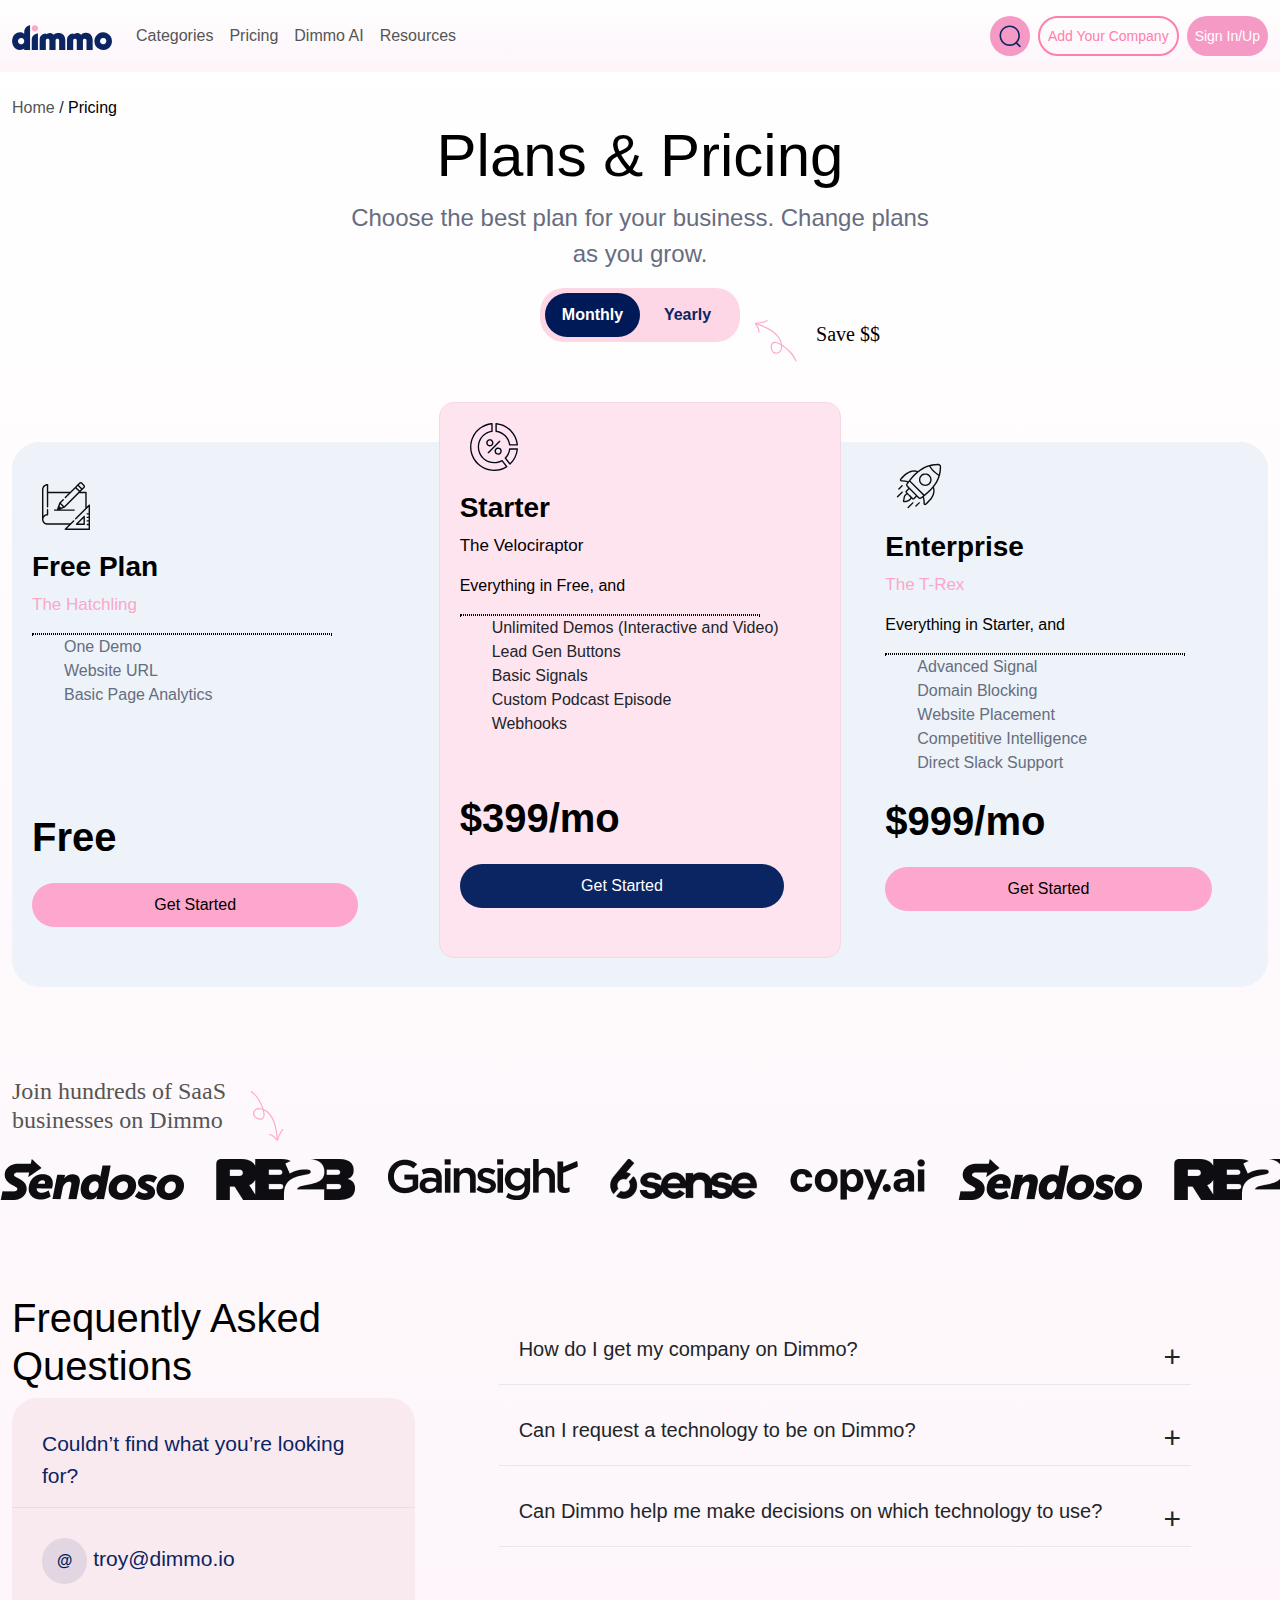
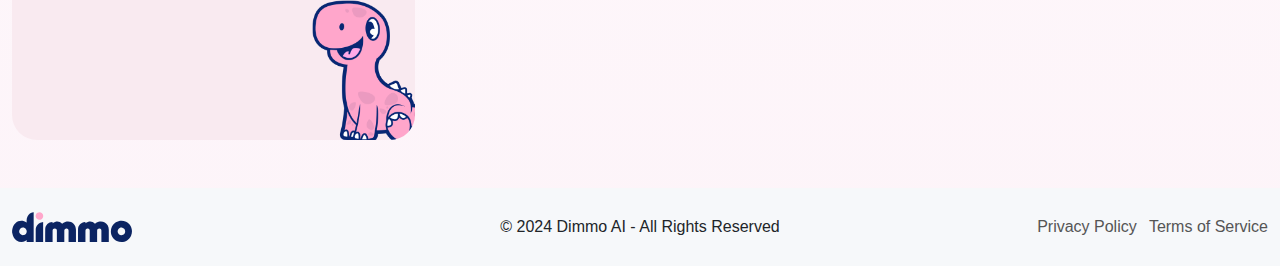
<file: prising.html>
<!DOCTYPE html>
<html lang="en">
<head>
    <meta charset="UTF-8">
    <meta name="viewport" content="width=device-width, initial-scale=1.0">
    <title>Dimmo Interface</title>
    <!-- Favicon or logo icon -->
    <link rel="icon" href="client/img/apple-touch-icon (1).webp" type="image/png">

    <link rel="stylesheet" href="client/lib/bootstrap.min.css">
    <script src="client/lib/bootstrap.bundle.min.js"></script>
    <script src="client/lib/font-fontawesome-ae333ffef2.js"></script>
    <script src="client/js/js.js"></script>
    <script src="client/js/swiper-bundle.min.js"></script>

    <link rel="stylesheet" href="client/css/style.css">
    <link rel="stylesheet" href="client/css/swiper-bundle.min.css" />
    <script src="client/js/js.js"></script>
    <!-- <link rel="stylesheet" href="client/css/pricing.css"> -->
</head>
<body>
     <!-- Navbar -->
    <div class="header-top" id="backToTop">
        <nav class="navbar navbar-expand-lg navbar-light">
            <div class="container">
                <!-- Logo -->
                <a class="navbar-brand" href="index.html" style="width: 100px;">
                    <img src="client/img/logo-text-blue.svg" alt="Logo">
                </a>
                
                <!-- Mobile Buttons -->
                <div class="d-flex">
                    <button class="btn-pink p-1 me-2 search-toggle serch-mobi" id="searchToggle">
                        <svg width="32" height="26" viewBox="0 0 28 29" fill="none" xmlns="http://www.w3.org/2000/svg">
                            <path fill-rule="evenodd" clip-rule="evenodd" d="M13.6957 2.8335C19.9607 2.8335 25.0567 7.9295 25.0567 14.1945C25.0567 17.1503 23.9223 19.8462 22.0661 21.8694L25.7186 25.5143C26.0605 25.8561 26.0616 26.4091 25.7198 26.751C25.5495 26.9236 25.3243 27.0088 25.1003 27.0088C24.8775 27.0088 24.6535 26.9236 24.482 26.7533L20.7853 23.067C18.8407 24.6243 16.3751 25.5567 13.6957 25.5567C7.43066 25.5567 2.3335 20.4595 2.3335 14.1945C2.3335 7.9295 7.43066 2.8335 13.6957 2.8335ZM13.6957 4.5835C8.3955 4.5835 4.0835 8.89433 4.0835 14.1945C4.0835 19.4947 8.3955 23.8067 13.6957 23.8067C18.9947 23.8067 23.3067 19.4947 23.3067 14.1945C23.3067 8.89433 18.9947 4.5835 13.6957 4.5835Z" fill="#0B2462"></path>
                        </svg>
                    </button>
                    <button class="navbar-toggler" type="button" data-bs-toggle="offcanvas" data-bs-target="#offcanvasNavbar" aria-controls="offcanvasNavbar">
                        <span class="navbar-toggler-icon"></span>
                    </button>
                </div>
        
                <!-- Offcanvas Menu -->
                <div class="offcanvas offcanvas-start" tabindex="-1" id="offcanvasNavbar" aria-labelledby="offcanvasNavbarLabel">
                    <div class="offcanvas-header">
                        <img class="offcanvas-title" id="offcanvasNavbarLabel" src="client/img/logo-text-blue.svg" alt="" style="width: 80px;">
                        <button type="button" class="btn-close" data-bs-dismiss="offcanvas" aria-label="Close"></button>
                    </div>
                    <div class="offcanvas-body">
                        <ul class="navbar-nav me-auto mb-2 mb-lg-0">
                            <li class="nav-item dropdown">
                                <a class="nav-link" href="category.html">Categories</a>
                                <ul class="dropdown-menu">
                                    <li class="dropdown-item">
                                        <a href="#">Sales</a>
                                        <!-- Menu con của Category 1 -->
                                        <ul class="sub-menu">
                                            <li><a href="#">Sales marketing 1</a></li>
                                            <li><a href="#">Sales 2</a></li>
                                            <li><a href="#">Sales 3</a></li>
                                        </ul>
                                    </li>
                                    <li class="dropdown-item"><a href="#">Sales 2</a></li>
                                    <li class="dropdown-item"><a href="#">Sales 3</a></li>
                                </ul>
                            </li>
                            <li class="nav-item"><a class="nav-link" href="prising.html">Pricing</a></li>
                            <li class="nav-item"><a class="nav-link" href="#">Dimmo AI</a></li>
                            <li class="nav-item dropdown">
                                <a class="nav-link" href="#">Resources</a>
                                <ul class="dropdown-menu">
                                    <li class="dropdown-item">
                                        <a href="blog.html">blog</a>
                                    </li>
                                </ul>
                            </li>
                        </ul>
                        
                        
                        <!-- Desktop Buttons -->
                        <button class="btn-pink p-1 me-2 search-toggle search-toggle-destop" id="searchToggleDesktop">
                            <svg width="32" height="26" viewBox="0 0 28 29" fill="none" xmlns="http://www.w3.org/2000/svg">
                                <path fill-rule="evenodd" clip-rule="evenodd" d="M13.6957 2.8335C19.9607 2.8335 25.0567 7.9295 25.0567 14.1945C25.0567 17.1503 23.9223 19.8462 22.0661 21.8694L25.7186 25.5143C26.0605 25.8561 26.0616 26.4091 25.7198 26.751C25.5495 26.9236 25.3243 27.0088 25.1003 27.0088C24.8775 27.0088 24.6535 26.9236 24.482 26.7533L20.7853 23.067C18.8407 24.6243 16.3751 25.5567 13.6957 25.5567C7.43066 25.5567 2.3335 20.4595 2.3335 14.1945C2.3335 7.9295 7.43066 2.8335 13.6957 2.8335ZM13.6957 4.5835C8.3955 4.5835 4.0835 8.89433 4.0835 14.1945C4.0835 19.4947 8.3955 23.8067 13.6957 23.8067C18.9947 23.8067 23.3067 19.4947 23.3067 14.1945C23.3067 8.89433 18.9947 4.5835 13.6957 4.5835Z" fill="#0B2462"></path>
                            </svg>
                        </button>
                        <button class="btn btn-outline-pink me-2 btn-sm" data-bs-toggle="modal" data-bs-target="#exampleModal">Add Your Company</button>
                        <button class="btn btn-pink btn-sm"  data-bs-toggle="modal" data-bs-target="#exampleModalSignIn">Sign In/Up</button>
                    </div>
                </div>
            </div>
            
        </nav><!-- Search Form -->
        <form id="searchForm" class="search-form d-none">
            <div class="search-form-head d-flex align-items-center justify-content-between container">
                <input type="text" class="form-control me-2 btn-outline-pink" placeholder="Search...">
                <button type="submit" class="btn btn-pink me-3">Search</button>
                <span class="text-end mt-2 cancel-search" style="cursor: pointer; color: #333;" id="cancelSearch">Cancel</span>
            </div>
        </form>
    </div>
    
    <!-- Modal add your company-->
    <div class="modal fade modal-sign" id="exampleModal" tabindex="-1" aria-labelledby="exampleModalLabel" aria-hidden="true">
        <div class="modal-dialog modal-lg">
        <div class="modal-content">
            <div class="modal-body d-flex">
            <!-- Left section -->
            <div class="popup-left col-md-6">
                <img src="client/img/apple-touch-icon (1).webp" class="logo" alt="">
                <p>250+ Verified Products</p>
                <p>Thousands of Active Users</p>
                <p>New Demos Added Daily</p>
                <p>Boost your company's visibility</p>
                <div class="list-img">
                    <img src="client/img/6sense.png" alt="Logos">
                    <img src="client/img/6sense.png" alt="Logos">
                    <img src="client/img/6sense.png" alt="Logos">
                    <img src="client/img/6sense.png" alt="Logos">
                    <img src="client/img/6sense.png" alt="Logos">
                </div>
            </div>
            <!-- Right section -->
            <div class="popup-right col-md-6">
                <h3 class="mb-3">Company Registration</h3>
                <p>Register your product on Dimmo and get visibility up to <b>50,000 users</b> per month.</p>
                <form>
                <input type="text" class="form-control" placeholder="First Name">
                <input type="text" class="form-control" placeholder="Last Name">
                <input type="email" class="form-control" placeholder="Company Email">
                <input type="text" class="form-control" placeholder="Company Name">
                <button type="submit" class="btn btn-primary">Get Listed</button>
                </form>
            </div>
            </div>
        </div>
        </div>
    </div>

    <!-- Modal sign-in-->
    <div class="modal fade modal-sign" id="exampleModalSignIn" tabindex="-1" aria-labelledby="exampleModalLabel" aria-hidden="true">
        <div class="modal-dialog modal-lg">
        <div class="modal-content">
            <div class="modal-body d-flex">
            <!-- Left section -->
            <div class="popup-left col-md-6">
                <img src="client/img/apple-touch-icon (1).webp" class="logo" alt="">
                <p>250+ Verified Products</p>
                <p>Thousands of Active Users</p>
                <p>New Demos Added Daily</p>
                <p>Boost your company's visibility</p>
                <div class="list-img">
                    <img src="client/img/6sense.png" alt="Logos">
                    <img src="client/img/6sense.png" alt="Logos">
                    <img src="client/img/6sense.png" alt="Logos">
                    <img src="client/img/6sense.png" alt="Logos">
                    <img src="client/img/6sense.png" alt="Logos">
                </div>
            </div>
            <!-- Right section -->
            <div class="popup-right col-md-6">
                <h3 class="mb-3">Log in</h3>
                <p>Welcome Back to Dimmo! Please Log In to Your Account.</p>
                <form>
                    <label for="email">Email address</label>
                    <input type="email" class="form-control" placeholder="">
                    <div class="mt-4">
                        <button class="d-flex align-items-center btn btn-primary w-100" type="button">
                            <i class="fa-regular fa-envelope me-3"></i>
                            <span class="text-center w-full">Send login link to Email</span>
                        </button>
                    </div>
                    <div class="mt-4">
                        <button class="d-flex align-items-center btn btn-outline-dark w-100" type="button">
                            <svg style="width: 20px;" class="h-5 w-5 mr-2 me-3" xmlns="http://www.w3.org/2000/svg" viewBox="-0.5 0 48 48" version="1.1"><g fill="none" fill-rule="evenodd"><g transform="translate(401.000000, 860.000000)"><g transform="translate(-401.000000, -860.000000)">
                                <path d="M9.82727273,24 C9.82727273,22.4757333 10.0804318,21.0144 10.5322727,19.6437333 L2.62345455,13.6042667 C1.08206818,16.7338667 0.213636364,20.2602667 0.213636364,24 C0.213636364,27.7365333 1.081,31.2608 2.62025,34.3882667 L10.5247955,28.3370667 C10.0772273,26.9728 9.82727273,25.5168 9.82727273,24" fill="#4285F4"></path>
                                <path d="M23.7136364,10.1333333 C27.025,10.1333333 30.0159091,11.3066667 32.3659091,13.2266667 L39.2022727,6.4 C35.0363636,2.77333333 29.6954545,0.533333333 23.7136364,0.533333333 C14.4268636,0.533333333 6.44540909,5.84426667 2.62345455,13.6042667 L10.5322727,19.6437333 C12.3545909,14.112 17.5491591,10.1333333 23.7136364,10.1333333" fill="#34A853"></path>
                                <path d="M23.7136364,37.8666667 C17.5491591,37.8666667 12.3545909,33.888 10.5322727,28.3562667 L2.62345455,34.3946667 C6.44540909,42.1557333 14.4268636,47.4666667 23.7136364,47.4666667 C29.4455,47.4666667 34.9177955,45.4314667 39.0249545,41.6181333 L31.5177727,35.8144 C29.3995682,37.1488 26.7323182,37.8666667 23.7136364,37.8666667" fill="#FBBC05"></path>
                                <path d="M46.1454545,24 C46.1454545,22.6133333 45.9318182,21.12 45.6113636,19.7333333 L23.7136364,19.7333333 L23.7136364,28.8 L36.3181818,28.8 C35.6879545,31.8912 33.9724545,34.2677333 31.5177727,35.8144 L39.0249545,41.6181333 C43.3393409,37.6138667 46.1454545,31.6490667 46.1454545,24" fill="#EA4335"></path></g></g></g>
                            </svg>
                                <span class="text-center w-full">Sign in with Google</span>
                        </button>
                    </div>
                </form>
            </div>
            </div>
        </div>
        </div>
    </div>

    <!-- main -->
    <section style="margin-bottom: 100px;" class="container mt-4">
        <div class="home-pricing">
            <a href="#">Home</a> /
            <a style="color: black;" href="#">Pricing</a>
        </div>
        
            <h2 id="title">Plans & Pricing</h2>
            <p style="font-size: 24px;color: rgb(102, 109, 128);text-align: center;">Choose the best plan for your business. Change plans <br>as you grow.</p>
            <div class="toggle-container">
            <div class="toggle-option selected">Monthly</div>
            <div class="toggle-option">Yearly</div>
        </div>
        <div class="save">
            <img src="client/img/arrowUp.svg" alt="">
            <div class="font-family">
                <p>Save $$</p>
            </div>
        </div>
    </section>

    <section class="container">
        <div class="plan-pricing">
        <div class="row">
            <div class="col-md-4">
                <div class="plan-free">
                    <img src="client/img/freeplanIcon.svg" alt="">
                    <h3>Free Plan</h3>
                    <p class="subtitle">The Hatchling</p>
                    <div class="border-bot"></div>
                    <ul>
                        <li>One Demo</li>
                        <li>Website URL</li>
                        <li>Basic Page Analytics</li>
                    </ul>
                    <p style="margin-top: 100px;" class="price">Free</p>
                    <div class="buy_button">Get Started</div>
                </div>
            </div>
            <div class="col-md-4">
                <div class="plan-starter">
                    <img  src="client/img/starter.svg" alt="">
                    <h3>Starter</h3>
                    <p class="subtitle">The Velociraptor</p>
                    <p class="description">Everything in Free, and</p>
                    <div class="border-bot"></div>
                    <ul>
                        <li>Unlimited Demos (Interactive and Video)</li>
                        <li>Lead Gen Buttons</li>
                        <li>Basic Signals</li>
                        <li>Custom Podcast Episode</li>
                        <li>Webhooks</li>
                    </ul>
                    <p style="margin-top: 52px;" class="price">$399/mo</p>
                    <div class="buy_button" id="button-starter">Get Started</div>
                </div>
            </div>
            <div class="col-md-4">
                <div class="plan-enterprise">
                    <img  src="client/img/enterpriseIcon.svg" alt="">
                    <h3 style="color: black;font-weight: bold;">Enterprise</h3>
                    <p class="subtitle">The T-Rex</p>
                    <p class="description">Everything in Starter, and</p>
                    <div class="border-bot"></div>
                    <ul>
                        <li>Advanced Signal</li>
                        <li>Domain Blocking</li>
                        <li>Website Placement</li>
                        <li>Competitive Intelligence</li>
                        <li>Direct Slack Support</li>
                    </ul>
                    <p class="price">$999/mo</p>
                    <div class="buy_button">Get Started</div>
                </div>
            </div>
        </div>
        </div>
    </section>

    <!---Join hundreds of SaaS businesses on Dimmo-->
    <section class="newly-added py-3 join">
        <h4 class="mb-1 container d-flex">
            <p class="text-base sm:text-2xl shadows-into-light-two shadows-into-light-two-regular">Join hundreds of SaaS <br>
                businesses on Dimmo</p>
            <span class="arrow-icon text-pink"><img src="client/img/Arrow_11.svg" alt=""></span>
        </h4>
        <div class="carousel-wrapper">
            <div class="carousel-content">
                <div class="card overlay-card">
                    <img src="client/img/Layer_1.png" 
                            class="card-img-top" alt="Demo 1">
                </div>                               
                <div class="card overlay-card">
                    <img src="client/img/Mask_group_2_o2muu6.png" 
                            class="card-img-top" alt="Demo 1">
                </div> 
                <div class="card overlay-card">
                    <img src="client/img/Mask_group_3_jxhpkv.png" 
                            class="card-img-top" alt="Demo 1">
                </div> 
                <!-- Lặp lại để liền mạch -->
                <div class="card overlay-card">
                    <img style="margin-top: -1px;" src="client/img/Mask_group_ssqho1.png" 
                            class="card-img-top" alt="Demo 1">
                </div> 
                <div class="card overlay-card">
                    <img src="client/img/Mask_group_1_o6d8sf.png" 
                            class="card-img-top" alt="Demo 1">
                </div>  
                <div class="card overlay-card">
                    <img src="client/img/Layer_1.png" 
                            class="card-img-top" alt="Demo 1">
                </div>                               
                <div class="card overlay-card">
                    <img src="client/img/Mask_group_2_o2muu6.png" 
                            class="card-img-top" alt="Demo 1">
                </div> 
                <div class="card overlay-card">
                    <img src="client/img/Mask_group_3_jxhpkv.png" 
                            class="card-img-top" alt="Demo 1">
                </div> 
                <!-- Lặp lại để liền mạch -->
                <div class="card overlay-card">
                    <img style="margin-top: -1px;" src="client/img/Mask_group_ssqho1.png" 
                            class="card-img-top" alt="Demo 1">
                </div> 
                <div class="card overlay-card">
                    <img src="client/img/Mask_group_1_o6d8sf.png" 
                            class="card-img-top" alt="Demo 1">
                </div>
                
            </div>
        </div>
    </section>
        
    <!--Frequently Asked Questions-->
   <section class="container mt-4 mb-5">
    <div class="row">
        <div class="col-md-4">
            <h1 style="color: black;margin-top: 20px;">Frequently Asked  <br>Questions</h1>
            <div class="faq-board">
               <p>Couldn’t find what you’re looking <br> for?</p>
               <div class="border-bottom"></div>
               <p><span class="badge">@</span> troy@dimmo.io</p>
               <img src="client/img/dino.png" alt="">
            </div>
        </div>
        <div class="col-md-8">
            <div class="faq-questions">
                <div class="question">
                    <span>How do I get my company on Dimmo?</span>
                    <span class="plus">+</span>
                    <div class="answer">
                        <span>Simple! There's a "Create a Company Page" button in the top right. 
                            Also, you can email  us at troy@dimmo.io</span>
                    </div>
                  </div>
                  <div class="question">
                    <span>Can I request a technology to be on Dimmo?</span>
                    <span  class="plus">+</span>
                    <div class="answer">
                        <span>Absolutely! Hit us up: troy@dimmo.io</span>
                    </div>
                  </div>
                  <div class="question">
                    <span>Can Dimmo help me make decisions on which technology to use?</span>
                    <span class="plus">+</span>
                    <div class="answer">
                        <span>We're getting there! Our goal is to make software evaluation painless, informative, and </BR> unbiased.</span>
                    </div>
                  </div>
            </div>
        </div>
    </div>
   </section>

    <!-- Footer -->
    <footer class="py-4" id="footer">
        <div class="container">
            <div class="row justify-content-between">
                <div class="col-lg-4 col-md-4 col-sm-12 logo">
                    <img src="client/img/logo-text-blue.svg" alt="">
                </div>
                <div class="col-lg-4 col-md-4 col-sm-12 text-center">&copy; 2024 Dimmo AI - All Rights Reserved</div>
                <div class="col-lg-4 col-md-4 col-sm-12 text-end">
                    <a href="#" class="me-2">Privacy Policy</a>
                    <a href="#">Terms of Service</a>
                </div>
            </div>
        </div>
    </footer>

<script>
    document.querySelectorAll('.toggle-option').forEach(option => {
        option.addEventListener('click', () => {
            // Remove 'selected' class from all options
            document.querySelectorAll('.toggle-option').forEach(opt => opt.classList.remove('selected'));
            
            // Add 'selected' class to the clicked option
            option.classList.add('selected');
        });
    });
</script>
<script>
    document.getElementById('filterButton').addEventListener('click', function () {
        var offcanvas = new bootstrap.Offcanvas(document.getElementById('offcanvasExample'));
        offcanvas.show();  // Hiển thị offcanvas
    });
</script>
</body>
</html>
</file>
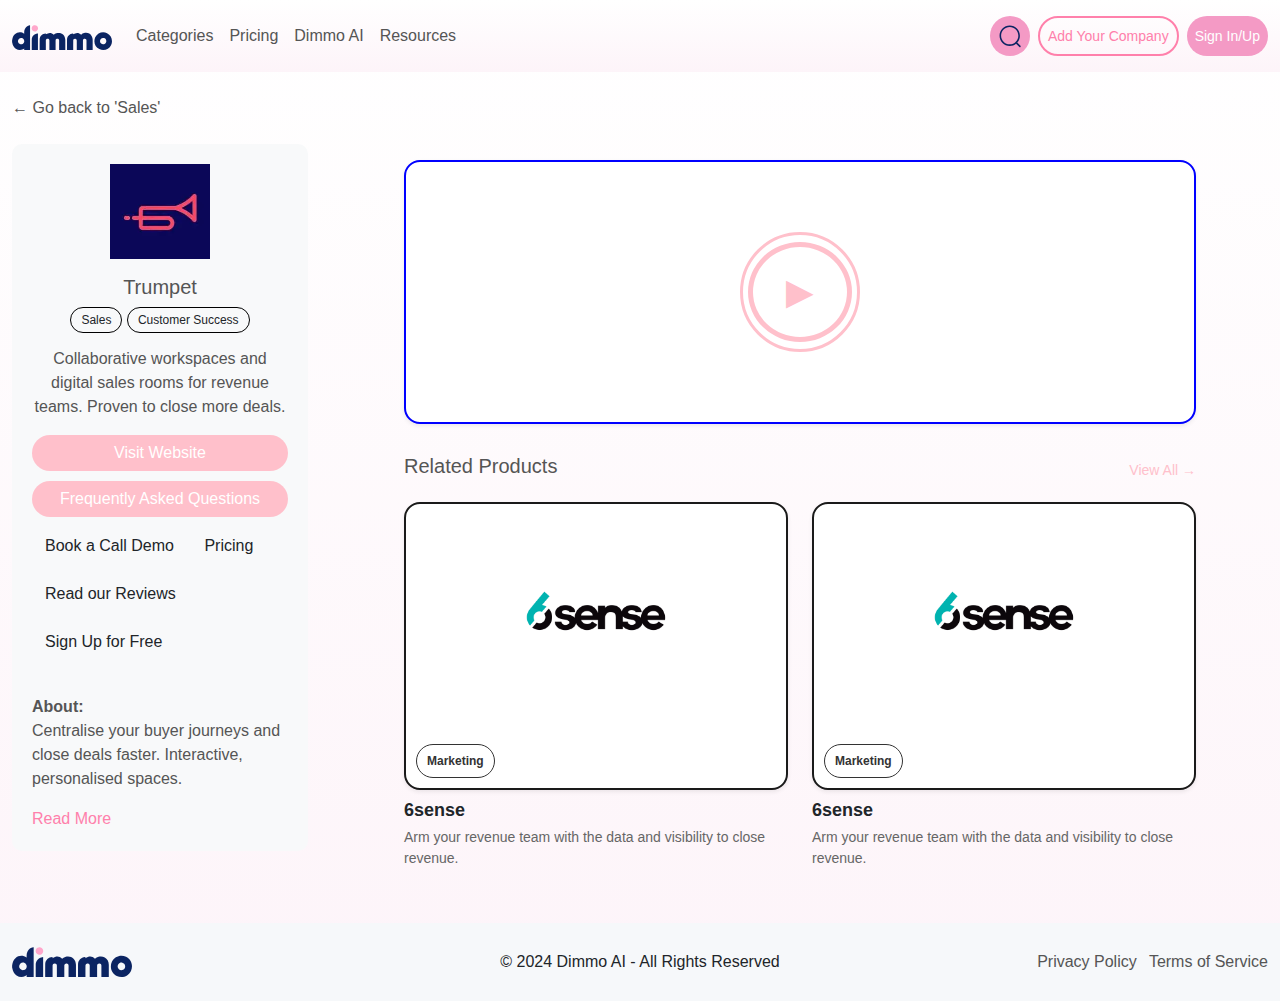
<file: products-detail.html>
<!DOCTYPE html>
<html lang="en">
<head>
    <meta charset="UTF-8">
    <meta name="viewport" content="width=device-width, initial-scale=1.0">
    <title>Dimmo Interface</title>
    <!-- Favicon or logo icon -->
    <link rel="icon" href="client/img/apple-touch-icon (1).webp" type="image/png">

    <link rel="stylesheet" href="client/lib/bootstrap.min.css">
    <script src="client/lib/bootstrap.bundle.min.js"></script>
    <script src="client/lib/font-fontawesome-ae333ffef2.js"></script>
    <script src="client/js/js.js"></script>
    <script src="client/js/swiper-bundle.min.js"></script>

    <link rel="stylesheet" href="client/css/style.css">
    <script src="client/js/js.js"></script>
    <link rel="stylesheet" href="client/css/swiper-bundle.min.css" />
</head>
<body>
    <!-- Navbar -->
    <div class="header-top" id="backToTop">
        <nav class="navbar navbar-expand-lg navbar-light">
            <div class="container">
                <!-- Logo -->
                <a class="navbar-brand" href="index.html" style="width: 100px;">
                    <img src="client/img/logo-text-blue.svg" alt="Logo">
                </a>
                
                <!-- Mobile Buttons -->
                <div class="d-flex">
                    <button class="btn-pink p-1 me-2 search-toggle serch-mobi" id="searchToggle">
                        <svg width="32" height="26" viewBox="0 0 28 29" fill="none" xmlns="http://www.w3.org/2000/svg">
                            <path fill-rule="evenodd" clip-rule="evenodd" d="M13.6957 2.8335C19.9607 2.8335 25.0567 7.9295 25.0567 14.1945C25.0567 17.1503 23.9223 19.8462 22.0661 21.8694L25.7186 25.5143C26.0605 25.8561 26.0616 26.4091 25.7198 26.751C25.5495 26.9236 25.3243 27.0088 25.1003 27.0088C24.8775 27.0088 24.6535 26.9236 24.482 26.7533L20.7853 23.067C18.8407 24.6243 16.3751 25.5567 13.6957 25.5567C7.43066 25.5567 2.3335 20.4595 2.3335 14.1945C2.3335 7.9295 7.43066 2.8335 13.6957 2.8335ZM13.6957 4.5835C8.3955 4.5835 4.0835 8.89433 4.0835 14.1945C4.0835 19.4947 8.3955 23.8067 13.6957 23.8067C18.9947 23.8067 23.3067 19.4947 23.3067 14.1945C23.3067 8.89433 18.9947 4.5835 13.6957 4.5835Z" fill="#0B2462"></path>
                        </svg>
                    </button>
                    <button class="navbar-toggler" type="button" data-bs-toggle="offcanvas" data-bs-target="#offcanvasNavbar" aria-controls="offcanvasNavbar">
                        <span class="navbar-toggler-icon"></span>
                    </button>
                </div>
        
                <!-- Offcanvas Menu -->
                <div class="offcanvas offcanvas-start" tabindex="-1" id="offcanvasNavbar" aria-labelledby="offcanvasNavbarLabel">
                    <div class="offcanvas-header">
                        <img class="offcanvas-title" id="offcanvasNavbarLabel" src="client/img/logo-text-blue.svg" alt="" style="width: 80px;">
                        <button type="button" class="btn-close" data-bs-dismiss="offcanvas" aria-label="Close"></button>
                    </div>
                    <div class="offcanvas-body">
                        <ul class="navbar-nav me-auto mb-2 mb-lg-0">
                            <li class="nav-item dropdown">
                                <a class="nav-link" href="category.html">Categories</a>
                                <ul class="dropdown-menu">
                                    <li class="dropdown-item">
                                        <a href="#">Sales</a>
                                        <!-- Menu con của Category 1 -->
                                        <ul class="sub-menu">
                                            <li><a href="#">Sales marketing 1</a></li>
                                            <li><a href="#">Sales 2</a></li>
                                            <li><a href="#">Sales 3</a></li>
                                        </ul>
                                    </li>
                                    <li class="dropdown-item"><a href="#">Sales 2</a></li>
                                    <li class="dropdown-item"><a href="#">Sales 3</a></li>
                                </ul>
                            </li>
                            <li class="nav-item"><a class="nav-link" href="prising.html">Pricing</a></li>
                            <li class="nav-item"><a class="nav-link" href="#">Dimmo AI</a></li>
                            <li class="nav-item dropdown">
                                <a class="nav-link" href="#">Resources</a>
                                <ul class="dropdown-menu">
                                    <li class="dropdown-item">
                                        <a href="blog.html">blog</a>
                                    </li>
                                </ul>
                            </li>
                        </ul>
                        
                        
                        <!-- Desktop Buttons -->
                        <button class="btn-pink p-1 me-2 search-toggle search-toggle-destop" id="searchToggleDesktop">
                            <svg width="32" height="26" viewBox="0 0 28 29" fill="none" xmlns="http://www.w3.org/2000/svg">
                                <path fill-rule="evenodd" clip-rule="evenodd" d="M13.6957 2.8335C19.9607 2.8335 25.0567 7.9295 25.0567 14.1945C25.0567 17.1503 23.9223 19.8462 22.0661 21.8694L25.7186 25.5143C26.0605 25.8561 26.0616 26.4091 25.7198 26.751C25.5495 26.9236 25.3243 27.0088 25.1003 27.0088C24.8775 27.0088 24.6535 26.9236 24.482 26.7533L20.7853 23.067C18.8407 24.6243 16.3751 25.5567 13.6957 25.5567C7.43066 25.5567 2.3335 20.4595 2.3335 14.1945C2.3335 7.9295 7.43066 2.8335 13.6957 2.8335ZM13.6957 4.5835C8.3955 4.5835 4.0835 8.89433 4.0835 14.1945C4.0835 19.4947 8.3955 23.8067 13.6957 23.8067C18.9947 23.8067 23.3067 19.4947 23.3067 14.1945C23.3067 8.89433 18.9947 4.5835 13.6957 4.5835Z" fill="#0B2462"></path>
                            </svg>
                        </button>
                        <button class="btn btn-outline-pink me-2 btn-sm" data-bs-toggle="modal" data-bs-target="#exampleModal">Add Your Company</button>
                        <button class="btn btn-pink btn-sm"  data-bs-toggle="modal" data-bs-target="#exampleModalSignIn">Sign In/Up</button>
                    </div>
                </div>
            </div>
            
        </nav><!-- Search Form -->
        <form id="searchForm" class="search-form d-none">
            <div class="search-form-head d-flex align-items-center justify-content-between container">
                <input type="text" class="form-control me-2 btn-outline-pink" placeholder="Search...">
                <button type="submit" class="btn btn-pink me-3">Search</button>
                <span class="text-end mt-2 cancel-search" style="cursor: pointer; color: #333;" id="cancelSearch">Cancel</span>
            </div>
        </form>
    </div>
    
    <!-- Modal add your company-->
    <div class="modal fade modal-sign" id="exampleModal" tabindex="-1" aria-labelledby="exampleModalLabel" aria-hidden="true">
        <div class="modal-dialog modal-lg">
        <div class="modal-content">
            <div class="modal-body d-flex">
            <!-- Left section -->
            <div class="popup-left col-md-6">
                <img src="client/img/apple-touch-icon (1).webp" class="logo" alt="">
                <p>250+ Verified Products</p>
                <p>Thousands of Active Users</p>
                <p>New Demos Added Daily</p>
                <p>Boost your company's visibility</p>
                <div class="list-img">
                    <img src="client/img/6sense.png" alt="Logos">
                    <img src="client/img/6sense.png" alt="Logos">
                    <img src="client/img/6sense.png" alt="Logos">
                    <img src="client/img/6sense.png" alt="Logos">
                    <img src="client/img/6sense.png" alt="Logos">
                </div>
            </div>
            <!-- Right section -->
            <div class="popup-right col-md-6">
                <h3 class="mb-3">Company Registration</h3>
                <p>Register your product on Dimmo and get visibility up to <b>50,000 users</b> per month.</p>
                <form>
                <input type="text" class="form-control" placeholder="First Name">
                <input type="text" class="form-control" placeholder="Last Name">
                <input type="email" class="form-control" placeholder="Company Email">
                <input type="text" class="form-control" placeholder="Company Name">
                <button type="submit" class="btn btn-primary">Get Listed</button>
                </form>
            </div>
            </div>
        </div>
        </div>
    </div>

    <!-- Modal sign-in-->
    <div class="modal fade modal-sign" id="exampleModalSignIn" tabindex="-1" aria-labelledby="exampleModalLabel" aria-hidden="true">
        <div class="modal-dialog modal-lg">
        <div class="modal-content">
            <div class="modal-body d-flex">
            <!-- Left section -->
            <div class="popup-left col-md-6">
                <img src="client/img/apple-touch-icon (1).webp" class="logo" alt="">
                <p>250+ Verified Products</p>
                <p>Thousands of Active Users</p>
                <p>New Demos Added Daily</p>
                <p>Boost your company's visibility</p>
                <div class="list-img">
                    <img src="client/img/6sense.png" alt="Logos">
                    <img src="client/img/6sense.png" alt="Logos">
                    <img src="client/img/6sense.png" alt="Logos">
                    <img src="client/img/6sense.png" alt="Logos">
                    <img src="client/img/6sense.png" alt="Logos">
                </div>
            </div>
            <!-- Right section -->
            <div class="popup-right col-md-6">
                <h3 class="mb-3">Log in</h3>
                <p>Welcome Back to Dimmo! Please Log In to Your Account.</p>
                <form>
                    <label for="email">Email address</label>
                    <input type="email" class="form-control" placeholder="">
                    <div class="mt-4">
                        <button class="d-flex align-items-center btn btn-primary w-100" type="button">
                            <i class="fa-regular fa-envelope me-3"></i>
                            <span class="text-center w-full">Send login link to Email</span>
                        </button>
                    </div>
                    <div class="mt-4">
                        <button class="d-flex align-items-center btn btn-outline-dark w-100" type="button">
                            <svg style="width: 20px;" class="h-5 w-5 mr-2 me-3" xmlns="http://www.w3.org/2000/svg" viewBox="-0.5 0 48 48" version="1.1"><g fill="none" fill-rule="evenodd"><g transform="translate(401.000000, 860.000000)"><g transform="translate(-401.000000, -860.000000)">
                                <path d="M9.82727273,24 C9.82727273,22.4757333 10.0804318,21.0144 10.5322727,19.6437333 L2.62345455,13.6042667 C1.08206818,16.7338667 0.213636364,20.2602667 0.213636364,24 C0.213636364,27.7365333 1.081,31.2608 2.62025,34.3882667 L10.5247955,28.3370667 C10.0772273,26.9728 9.82727273,25.5168 9.82727273,24" fill="#4285F4"></path>
                                <path d="M23.7136364,10.1333333 C27.025,10.1333333 30.0159091,11.3066667 32.3659091,13.2266667 L39.2022727,6.4 C35.0363636,2.77333333 29.6954545,0.533333333 23.7136364,0.533333333 C14.4268636,0.533333333 6.44540909,5.84426667 2.62345455,13.6042667 L10.5322727,19.6437333 C12.3545909,14.112 17.5491591,10.1333333 23.7136364,10.1333333" fill="#34A853"></path>
                                <path d="M23.7136364,37.8666667 C17.5491591,37.8666667 12.3545909,33.888 10.5322727,28.3562667 L2.62345455,34.3946667 C6.44540909,42.1557333 14.4268636,47.4666667 23.7136364,47.4666667 C29.4455,47.4666667 34.9177955,45.4314667 39.0249545,41.6181333 L31.5177727,35.8144 C29.3995682,37.1488 26.7323182,37.8666667 23.7136364,37.8666667" fill="#FBBC05"></path>
                                <path d="M46.1454545,24 C46.1454545,22.6133333 45.9318182,21.12 45.6113636,19.7333333 L23.7136364,19.7333333 L23.7136364,28.8 L36.3181818,28.8 C35.6879545,31.8912 33.9724545,34.2677333 31.5177727,35.8144 L39.0249545,41.6181333 C43.3393409,37.6138667 46.1454545,31.6490667 46.1454545,24" fill="#EA4335"></path></g></g></g>
                            </svg>
                                <span class="text-center w-full">Sign in with Google</span>
                        </button>
                    </div>
                </form>
            </div>
            </div>
        </div>
        </div>
    </div>

     
     <section>
        <div class="container py-4">
            <a href="#" class="text-decoration-none">&larr; Go back to 'Sales'</a>
            <div class="row mt-4">
              <!-- Sidebar -->
              <div class="col-lg-3">
                <div class="sidebar">
                  <div class="text-center mb-3">
                    <img src="client/img/trumpet_product_logo_9eb1e08514.webp" alt="Trumpet Logo" class="img-fluid" style="max-width: 100px;">
                    <h5 class="mt-3">Trumpet</h5>
                    <span class="badge-custom">Sales</span>
                    <span class="badge-custom">Customer Success</span>
                  </div>
                  <p class="text-center">
                    Collaborative workspaces and digital sales rooms for revenue teams. Proven to close more deals.
                  </p>
                  <button class="btn btn-custom">Visit Website</button>
                  <button class="btn btn-custom">Frequently Asked Questions</button>
                  <button class="btn btn-outline-custom">Book a Call Demo</button>
                  <button class="btn btn-outline-custom">Pricing</button>
                  <button class="btn btn-outline-custom">Read our Reviews</button>
                  <button class="btn btn-outline-custom">Sign Up for Free</button>
                  <div class="mt-4">
                    <strong>About:</strong>
                    <p>Centralise your buyer journeys and close deals faster. Interactive, personalised spaces.</p>
                    <a href="#" class="text-pink">Read More</a>
                </div>
                </div>
              </div>
              <!-- Main Content -->
              <div class="col-lg-9">
                <!-- Related Products -->
                <div class="related-products product-detail">
                  <div class="row mt-3">
                    <div class="col-lg-12 col-md-12 col-sm-12 filter-item Marketing">
                        <div class="card-tab-01 rounded-4 shadow-sm">
                            <div class="card-body">
                                <div class="video-container">
                                    <div class="video-btn">
                                      <div class="video-icon">▶</div>
                                    </div>
                                  </div>
                            </div>
                        </div>
                    </div>
                    <div class="d-flex justify-content-between align-items-center mb-3">
                        <h5>Related Products</h5>
                        <a href="#" class="view-all">View All &rarr;</a>
                    </div>

                    <div class="col-lg-6 col-md-6 col-sm-12 filter-item Marketing">
                        <div class="card-tab rounded-4 shadow-sm">
                            <div class="card-body">
                                <img src="client/img/6sense_company_logo_174e2d301a.png" alt="6sense" class="img-fluid mb-3" style="max-height: 80px;">
                            </div>
                            <p class="badge">Marketing</p>
                        </div>
                        <h5 class="card-title">6sense</h5>
                        <p class="card-text">Arm your revenue team with the data and visibility to close revenue.</p>
                    </div>
                    <div class="col-lg-6 col-md-6 col-sm-12 filter-item Marketing">
                        <div class="card-tab rounded-4 shadow-sm">
                            <div class="card-body">
                                <img src="client/img/6sense_company_logo_174e2d301a.png" alt="6sense" class="img-fluid mb-3" style="max-height: 80px;">
                            </div>
                            <p class="badge">Marketing</p>
                        </div>
                        <h5 class="card-title">6sense</h5>
                        <p class="card-text">Arm your revenue team with the data and visibility to close revenue.</p>
                    </div>
                  </div>

                </div>
              </div>
            </div>
          </div>
     </section>

    <!-- Footer -->
    <footer class="py-4" id="footer">
        <div class="container">
            <div class="row justify-content-between">
                <div class="col-lg-4 col-md-4 col-sm-12 logo">
                    <img src="client/img/logo-text-blue.svg" alt="">
                </div>
                <div class="col-lg-4 col-md-4 col-sm-12 text-center">&copy; 2024 Dimmo AI - All Rights Reserved</div>
                <div class="col-lg-4 col-md-4 col-sm-12 text-end">
                    <a href="#" class="me-2">Privacy Policy</a>
                    <a href="#">Terms of Service</a>
                </div>
            </div>
        </div>
    </footer>

    <script>
        document.querySelectorAll('.toggle-option').forEach(option => {
            option.addEventListener('click', () => {
                // Remove 'selected' class from all options
                document.querySelectorAll('.toggle-option').forEach(opt => opt.classList.remove('selected'));
                
                // Add 'selected' class to the clicked option
                option.classList.add('selected');
            });
        });
    </script>
    <script>
        document.getElementById('filterButton').addEventListener('click', function () {
            var offcanvas = new bootstrap.Offcanvas(document.getElementById('offcanvasExample'));
            offcanvas.show();  // Hiển thị offcanvas
        });
    </script>
</body>
</html>
</file>
<file: client/css/style.css>
* {
  box-sizing: border-box;
  margin: 0;
  padding: 0;
}

body {
    font-family: 'Open Sans', sans-serif;
}
.container{
  max-width: 1280px !important;
}
a{
  text-decoration: none;
  color: #555555;
}
.pad-10{
  padding: 10px 0;
}.pad-20{ padding: 20px 0;}.pad-30{padding: 30px 0;}.pad-40{padding: 40px 0;}

.bg-color{
  background-color: #f3f4f7;
  color: white;
}
.bg-prim{
  background-color: #278c20;
}

.swiper {
  width: 100%;
  padding: 20px 0;
}

.swiper-slide {
  display: flex;
  justify-content: center;
}
strong, p, h1, h2, h3, h4, h5, h6, p{
  color: #555555;
}
.btn-primary{
  background-color: #0b2462;
}
.btn-success{
  background-color: #278c20 !important;
}
.bg-success{
  background-color: #278c20 !important;
}
.xem-them a strong{
  color: #f1f1e4 !important;
}
.text-dark{
  color: #555555 !important;
}
.text-white{
  color: #f1f1e4 !important;
}



/* header */
body {
  font-family: 'Inter', sans-serif;
  background: linear-gradient(to bottom, #fff, #fdf4f9);
}
.text-head{
  font-family: Satoshi, sans-serif;
  text-align: center;
  margin: 0 auto;
  font-weight: 700;
  color: #0b2462;
}
.header-top {
  position: relative;
  background: linear-gradient(to bottom, #fff, #fdf4f9);
  z-index: 2;
  padding: 8px 0px;
}
.header-top {
  position: sticky;
  top: 0;
  z-index: 2;
}

.navbar-light .navbar-nav .nav-link {
  color: #555;
}

.navbar-light .navbar-nav .nav-link:hover {
  color: #000;
}

.navbar-brand {
  font-weight: bold;
  color: #222;
}

.text-pink {
  color: #ff80ab;
}

.btn-pink {
  background-color: #f49ac5;
  color: #fff;
  border: none;
  border-radius: 30px;
}
.bg-pink{
  background-color: #fee4ef;
}
.btn-outline-pink {
  border: 2px solid #ff80ab;
  color: #ff80ab;
  border-radius: 30px;
}
.btn-outline-pink:hover {
  border: 2px solid #ff80ab;
}
.btn-serch-head{
  border-radius: 30px;
  padding: 0.75rem 1.25rem;
}
.newly-added {
  font-style: italic;
  font-weight: bold;
  color: #222;
}
.input-group .btn {
  position: relative;
  z-index: 1;
}
#home {
  background-image: 
      linear-gradient(rgba(255, 246, 250, 1) 0%, rgba(255, 246, 250, 0) 100%), 
      url(../../client/img/BG.png);
  background-size: cover;
  background-position: center;
  background-repeat: no-repeat;
  padding: 50px 0px 100px 0;
}
#home .search-demo{
  width: 75%;
}
@media (min-width: 991px) {
  .serch-mobi{
    display: none;
  }
  .offcanvas-heade{
    display: none;
  }
}
@media (max-width: 991px) {
  .add, .searchBtn, .search-toggle-destop{
    display: none;
  }
  .sign{
    width: 100%;
  }
}
@media (max-width: 540px) {
  #home .search-demo{
    width: 100%;
  }
  .modal-sign .popup-right {
    padding: 20px 10px !important;
  }
}
/* tìm kiếm */
.search-form-head{
  padding: 30px;
  background-color: #fff;
}
#searchForm {
  position: absolute;
  top: 100%;
  left: 0;
  width: 100%;
  background-color: rgba(255, 255, 255, 0.95);
  z-index: 10;
  box-shadow: 0 4px 8px rgba(0, 0, 0, 0.1);
}

#searchForm .btn-outline-pink, #searchForm .btn-pink{
  border-radius: 5px;
  border: 1px solid #f9a8d4;
}

.navbar {
  position: relative;
  z-index: 20;
}

.btn-pink {
  background-color: #f49ac5;
  border: none;
  cursor: pointer;
  transition: background-color 0.3s ease;
}

.btn-pink:hover {
  background-color: #f49ac5;
}

/* Form Tìm Kiếm */
.search-close {
  font-size: 25px;
  cursor: pointer;
  color: #333;
  background: none;
  border: none;
  padding: 0;
  margin-left: 10px;
}

.search-close:hover {
  color: #ff60b3;
}


/* hover nav */
.nav-item {
  position: relative;
}

.dropdown-menu {
  display: none;
  position: absolute;
  top: 100%;
  left: 0;
  background-color: #fff;
  border: 1px solid #ccc;
  border-radius: 5px;
  padding: 10px 0;
  z-index: 10;
}

.dropdown-menu .dropdown-item {
  padding: 8px 16px;
  text-decoration: none;
  color: #333;
}

.dropdown-menu .dropdown-item:hover {
  background-color: #f1f1f1;
}

.nav-item:hover .dropdown-menu {
  display: block;
}
.dropdown-item {
  position: relative;
}

.sub-menu {
  display: none;
  position: absolute;
  top: 0;
  left: 100%;
  background-color: #fff;
  border: 1px solid #ccc;
  border-radius: 5px;
  padding: 10px 0;
  z-index: 10;
}

.dropdown-item:hover .sub-menu {
  display: block;
}

.sub-menu li {
  padding: 8px 16px;
  list-style: none;
}

.sub-menu li a {
  text-decoration: none;
  color: #333;
}

.sub-menu li a:hover {
  background-color: #f1f1f1;
}




/* main */
.shadows-into-light-two-regular {
    font-family: Shadows Into Light Two, cursive;
    font-weight: 400;
    font-style: normal;
}
.newly-added {
  overflow: hidden;
  position: relative;
}

.carousel-wrapper {
  position: relative;
  width: 100%;
  height: auto;
}

.carousel-content {
  display: flex;
  gap: 1rem;
  animation: slide 20s linear infinite;
}

.card {
  flex: 0 0 auto;
  width: 300px;
  border: none;
  background-color: #fff;
  box-shadow: 0px 4px 6px rgba(0, 0, 0, 0.1);
}

.card-img-top {
  width: 100%;
  height: 180px;
  object-fit: cover;
}

.card-body {
  padding: 10px;
}
@keyframes slide {
  from {
      transform: translateX(0%);
  }
  to {
      transform: translateX(-50%);
  }
}

.carousel-content {
  min-width: calc(300px * 6 + 5rem);
}

.overlay-card {
  position: relative;
  width: 300px;
  height: 180px;
  overflow: hidden;
  border-radius: 10px;
  box-shadow: 0px 4px 8px rgba(0, 0, 0, 0.2);
}

.overlay-card img {
  width: 100%;
  height: 100%;
  object-fit: cover;
}

.overlay-card .card-body {
  position: absolute;
  bottom: 0;
  left: 0;
  right: 0;
  background: linear-gradient(0deg, rgb(0, 7, 25) -10%, rgba(0, 7, 25, 0) 90%);
  color: #fff;
  transform: translateY(0);
}
.sm\:text-\[16px\] {
  font-size: 16px;
}

/* Featured */
.Featured {
  background-color: #fee4ef;
  box-shadow: 0 4px 6px rgba(0, 0, 0, 0.1);
}
.Featured-blog{
  background-color: unset !important;
  box-shadow: unset;
}
.Featured h2{
  color: #000;
}
.Featured .nav .nav-link{
  color: #000;
  border: 1px solid #1a1a1a;
  margin-left: 10px;
}
.Featured .nav-pills .nav-link.active {
  background-color: #0b2462;
  color: white;
}

.Featured .card {
  border: none;
}

.Featured .card-tab .badge {
  border-radius: 12px;
  padding: 5px 10px;
  font-size: 12px;
}

.Featured .card-tab img {
  max-width: 100%;
  object-fit: contain;
}

.Featured .card-tab {
  background-color: #ffffff;
  border: 2px solid #1a1a1a;
  border-radius: 20px;
  box-shadow: 0 4px 6px rgba(0, 0, 0, 0.1);
  overflow: hidden;
  /* aspect-ratio: 1 / 1; */
  aspect-ratio: 4 / 3;
  display: flex;
  flex-direction: column;
  justify-content: center;
  align-items: center;
  position: relative;
}

.Featured .Marketing{
  text-align: left;
  margin-bottom: 30px;
}
.Featured .card-body {
  display: flex;
  justify-content: center;
  align-items: center;
}

.Featured .card-tab img {
  object-fit: contain;
}
.Featured .card-tab img:hover {
  transform: scale(1.3); 
  transition: transform 0.3s ease;
}

.Featured .badge {
  margin-top: auto;
  align-self: flex-start;
  background-color: #ffffff;
  border: 1px solid #333333;
  color: #333333;
  font-size: 14px;
  border-radius: 30px !important;
  padding: 10px 10px !important;
  margin: 10px;
}

.Featured .card-title {
  font-size: 18px;
  font-weight: bold;
  margin-top: 10px;
  margin-bottom: 5px;
}

.Featured .card-text {
  font-size: 14px;
  color: #666666;
}

.Featured .row {
  margin-left: 60px;
  margin-right: 60px;
}

#demo-tabs {
  display: flex;
  flex-wrap: nowrap;
  overflow-x: auto;
  white-space: nowrap;
  padding: 0;
  margin: 0;
  justify-content: center;
}

#demo-tabs .nav-item {
  flex-shrink: 0;
}

#demo-tabs .nav-link {
  white-space: nowrap;
  display: inline-block;
  text-align: center;
}

#demo-tabs::-webkit-scrollbar {
  height: 6px;
}

#demo-tabs::-webkit-scrollbar-thumb {
  background: #ccc;
  border-radius: 10px;
}

#demo-tabs::-webkit-scrollbar-thumb:hover {
  background: #999;
}

#demo-tabs::-webkit-scrollbar-track {
  background: transparent;
}

@media (max-width: 768px) {
  .Featured  .row {
    margin-left: 0;
    margin-right: 0;
  }
  #demo-tabs {
    justify-content: unset;
  }
  .Featured .Marketing {
    padding: 0 110px;
  }
}
@media (max-width: 655px) {
  .Featured .Marketing {
    padding: 0 90px;
  }
}
@media (max-width: 563px) {
  .Featured .Marketing {
    padding: 0 60px;
  }
}
@media (max-width: 500px) {
  .Featured .Marketing {
    padding: 0 10px;
  }
}
/* Events at Dimmo */
.Events{
  background-color: #fff;
  padding: 60px 0px;
}
.Events .header {
  text-align: center;
  margin-bottom: 30px;
}
.Events .header img {
  height: auto;
}
.Events .header h1 {
  font-size: 28px;
  font-weight: 600;
  margin-top: 15px;
}
.Events .events-list {
  margin: 0 auto;
  margin-left: 45px;
  margin-right: 45px;
}
.Events .events-list .event-item {
  background-color: #f6f8fa;
  border-radius: 10px;
  padding: 30px 20px;
  margin-bottom: 20px;
  display: flex;
  align-items: center;
}

.Events .event-time {
  font-size: 14px;
  color: #6c757d;
  margin-right: 10px;
  white-space: nowrap;
  /* border-right: 1px solid #555555; */
}
.Events .event-title {
  font-size: 22px;
  font-weight: 700;
  color: #212529;
  margin-left: 20px;
}
.Events .events-list .section-title {
  font-size: 22px;
  font-weight: bold;
  color: #000 !important;
  margin-bottom: 15px;
}
.date-header {
  text-align: right;
  font-size: 18px;
  font-weight: 600;
  color: #374151;
  margin-bottom: 20px;
}

.event-item {
  display: flex;
  flex-direction: row;
  align-items: center;
}

@media (max-width: 768px) {
  .event-item {
    flex-direction: column;
    align-items: flex-start !important;
  }

  .event-time {
    order: 2; 
    margin-top: 5px;
    text-align: left;
  }

  .event-title {
    order: 1;
    text-align: left;
  }
  .Events .event-title {
    font-size: 20px;
    margin-left: 0px;
  }
}

@media (max-width: 540px) {
  .Events .events-list {
    margin: 0 auto;
    margin-left: 0px;
    margin-right: 0px;
  }
}

/* Let-get */
.Let-get{
  background-color: #fff;
  padding: 60px;
}
.Let-get-row .text-title h1{
  color: #000;
  font-weight: 700;
}
.Let-get-row{
  border: 3px solid #eceff3;
  border-radius: 30px;
  padding: 100px 15px;
}
.Let-get-row .row{
  margin-left: 20px;
  margin-right: 20px;
} 

.Let-get a{
  border-radius: 18px;
  padding: 15px 0px;
}
@media (max-width: 834px) {
  .Let-get {
    background-color: #fff;
    padding: 50px 30px;
  }
  .Let-get-row {
    border: 3px solid #eceff3;
    border-radius: 30px;
    padding: 30px 5px;
  }
  .Let-get-row .sign-up{
    margin: 20px 0px;
  }
  .Let-get .text-title h1{
    font-weight: 100;
    text-align: center;
  }
}
@media (max-width: 534px) {
  .Let-get {
    background-color: #fff;
    padding: 40px 10px;
  }
}
/* popup */
.modal-sign .modal-content {
  border-radius: 20px;
}
.modal-sign .modal-header {
  border-bottom: none;
}
.modal-sign .modal-body {
  padding: 0;
}
.modal-sign .popup-left {
  background-color: #002654;
  color: #fff;
  padding: 40px 30px;
  border-top-left-radius: 20px;
  border-bottom-left-radius: 20px;
}
.modal-sign .popup-left h5 {
  margin-bottom: 20px;
}
.modal-sign .popup-left p {
  margin-bottom: 10px;
  font-size: 16px;
  list-style: none;
  color: #fff;
}
.modal-sign .popup-left p:before {
  content: "✔";
  color: #fff;
  background: #3c5081;
  padding: 5px 8px;
  border-radius: 100%;
  margin-right: 10px;
}
.modal-sign .popup-left .logo {
  width: 80px;
  display: block;
  margin: 0px auto;
  padding-bottom: 20px;
}
.modal-sign .popup-left .list-img{
  margin-top: 30px;
}
.modal-sign .popup-left .list-img img{
  width: 80px;
  margin-left: 20px;
  margin-bottom: 10px;
}
.modal-sign .popup-right {
  padding: 40px 30px;
}
.modal-sign .popup-right h3{
  font-weight: 700;
  color: #000;
}
.modal-sign .form-control {
  margin-bottom: 15px;
}
.modal-sign .btn-primary {
  background-color: #002654;
  border: none;
  width: 100%;
  border-radius: 10px;
  padding: 10px;
}
.modal-sign .btn-primary:hover {
  background-color: #004080;
}

.modal-sign .modal-content {
  border-radius: 20px;
  border: 8px solid #fff;
  box-shadow: 0 4px 15px rgba(0, 0, 0, 0.25);
}

.modal-sign .modal-dialog {
  display: flex;
  justify-content: center;
  align-items: center;
  min-height: 100vh;
}

@media (max-width: 768px) {
  .modal-sign .popup-left{
    display: none;
  }
}

/* footer */
.Back{
  background-color: #ffffff;

}
#footer{
  background-color: #f6f8fa !important;
}
#footer .row {
  display: flex;
  justify-content: space-between;
  align-items: center;
}

#footer .col-lg-4, #footer .col-md-4, #footer .col-sm-12 {
  flex-shrink: 0;
}

#footer .col-lg-4 img {
  max-width: 120px;
  height: auto;
}
#footer .col-lg-4, #footer .col-md-4, #footer .col-sm-12 {
  flex-grow: 1;
}

#footer .text-center {
  text-align: center;
}

#footer .text-end {
  text-align: end;
}

@media (max-width: 919px) {
  #footer {
    display: flex;
    flex-direction: column;
    align-items: center;
    text-align: center;
  }

  #footer .row {
    width: 100%;
    display: flex;
    flex-direction: column;
    align-items: center;
  }

  #footer .col-lg-4, #footer .col-md-4, #footer .col-sm-12 {
    width: 100%;
    text-align: center;
  }
  #footer .logo{
    margin-bottom: 30px;
  }
  #footer .col-lg-4 img {
    max-width: 120px;
    height: auto;
  }
  #footer .text-end{
    text-align: center !important;
  }
}

 /* vinh */
  
 #title{
  font-size: 60px;
  color: #000;
  text-align: center;
}
.toggle-container{
  display: flex;
  background-color: #fed7e7;
  width: 200px;
  border-radius: 24px;
  padding: 5px;
  margin: 0 auto;
  justify-content: center;
}
.toggle-option{
  flex: 1;
  color: #0b2462;
  font-weight: bold;
  font-size: 16px;
  padding: 10px 0;
  text-align: center;
  border-radius: 25px;
  cursor: pointer; 

}
.toggle-option.selected {
  background-color: #001a57;
  color: white; 
}
.font-family p{
font-size: 20px;
font-family: "Shadows Into Light Two", cursive;
color: #000;
}
.save {
position: absolute;
right: 400px; 
transform: translateY(-50%); 
display: flex;
align-items: center;
}
@media (max-width: 768px) {
.save {
  right: 10px; /* Điều chỉnh thêm cho màn hình nhỏ hơn */
  transform: translateY(-50%);
}
}

@media (max-width: 480px) {
.save {
  position: static; /* Có thể đổi sang position static để dễ căn chỉnh */
  margin: 0 auto; /* Canh giữa nếu cần */
  justify-content: center;
}
}


.plan-pricing{
background-color: rgb(237, 243, 249);
border-radius: 28px;
padding-bottom: 40px;
}


.plan-free{
border-radius: 28px;
background-color: rgb(237, 243, 249);
height: 100%;
padding: 20px;
}
.plan-free img{
margin-top: 20px;
margin-left: 10px;
margin-bottom: 20px;
}
.plan-free h3{
color: #000;
font-weight: bold;
}

.plan-free ul li{
color: rgb(102, 109, 128);
}

.plan-starter{
border: 1px solid #f3d8e3;
border-radius: 15px;
background-color: rgb(254, 228, 239); 
height: 110%;
margin-top: -40px;
padding: 0 20px;

}
.plan-starter h3{
color: #000;
font-weight: bold;
}
.plan-starter img{
margin-top: 20px;
margin-left: 10px;
margin-bottom: 20px;
}
.plan-starter .subtitle{
color: #000;
}
.description{
color: #000;
}


.plan-starter  ul{
list-style-type: none;
}
.plan-free ul{
list-style-type: none;
}
.plan-enterprise ul{
list-style-type: none;
}
.plan-enterprise{
border-radius: 28px;
background-color: rgb(237, 243, 249);
height: 100%;
padding: 0 20px;
}
.plan-enterprise img{
margin-top: 20px;
margin-left: 10px;
padding-bottom: 20px;
}
.plan-enterprise ul li{
color: rgb(102, 109, 128);
}
.subtitle{
color: #fba7cb;
font-size: 17px;
}
.border-bot{
border: 1px dotted #000;
width: 300px;
}
.price{
font-size: 40px;
color: #000;
font-weight: bold;
}
.buy_button {
background-color: rgb(252, 167, 203);
color: #000;
border: none;
border-radius: 25px;
padding: 10px 15px;
cursor: pointer;
font-size: 16px;
transition: background-color 0.3s;
text-align: center;
width: 90%;
}
#button-starter{
background-color:rgb(11, 36, 98);
color: white;
border: none;
border-radius: 25px;
padding: 10px 15px;
cursor: pointer;
font-size: 16px;
transition: background-color 0.3s;
text-align: center;
width: 90%;
}
#button-starter:hover{
background-color: rgb(254, 228, 239);
border: 1px solid rgb(11, 36, 98);
color: rgb(11, 36, 98);
}
.buy_button:hover{
background-color: white;

}



.faq-board{
background-color: #f9eaf0;
border-radius: 25px;
height: 342px;
/* margin-left: 10px;
margin-top: 30px; */
overflow: hidden;
}
.faq-board p{
margin-left: 30px;
padding-top: 30px;
color: rgb(11, 36, 98);
font-size: 21px;

}
.faq-board img{
width: 150px;
margin-left: 300px;
object-fit: contain;
}


.faq-questions {
display: flex;
font-size: 20px;
flex-direction: column;
font-family: Satoshi, sans-serif;
margin-top: 40px;
padding-left: 60px;
}

.question {
border-bottom: 1px solid rgb(229, 231, 235); 
align-items: flex-start; 
margin-bottom: 10px;
width: 90%;
padding: 20px;
justify-content: space-between;
position: relative;
}

.question span {
margin-right: 10px;
}

.plus {
font-size: 30px;
cursor: pointer;
position: absolute;
right: 0;
}

.answer {
font-size: 17px;
margin-top: 10px;
margin-bottom: 10px;
color: #666d80;
}
.badge{
padding: 15px;
border-radius: 50%;
background-color: #e1d6e2;
color: #001a57;
}

/* main */
.join .shadows-into-light-two-regular {
  font-family: Shadows Into Light Two, cursive;
  font-weight: 400;
  font-style: normal;
}
.join {
overflow: hidden;
position: relative;
margin-top: 40px;
/* height: 180px; */
padding: 50px 0 !important;
}

.join .carousel-wrapper {
position: relative;
width: 100%;
height: auto;
}

.join .carousel-content {
display: flex;
gap: 2rem;
animation: slide 20s linear infinite;
}

.join .card {
flex: 0 0 auto;
border: none;
background-color: unset;
}

.join .card-img-top {
width: 100%;
height: 100%;
object-fit: contain;
}

.join .card-body {
padding: 10px;
}
@keyframes slide {
from {
    transform: translateX(0%);
}
to {
    transform: translateX(-50%);
}
}

.join .carousel-content {
min-width: calc(300px * 6 + 5rem);
}

.join .overlay-card {
position: relative;
overflow: hidden;

}
.join .overlay-card {
  position: relative;
  width: unset;
  height: unset;
  overflow: hidden;
  border-radius: unset;
  box-shadow: unset;
}
.join .overlay-card img {
width: auto;
height: auto;
object-fit: contain;
}

.join .overlay-card .card-body {
position: absolute;
bottom: 0;
left: 0;
right: 0;
background: linear-gradient(0deg, rgb(0, 7, 25) -10%, rgba(0, 7, 25, 0) 90%);
color: #fff;
transform: translateY(0);
}
.sm\:text-\[16px\] {
font-size: 16px;
}

@media (max-width: 768px) {
  .plan-starter {
    border: 1px solid #f3d8e3;
    border-radius: 15px;
    background-color: rgb(254, 228, 239);
    height: 110%;
    margin-top: 20px;
    padding: 0 20px;
  }
  .plan-enterprise{
    margin-top: 30px;
  }
}

/* product - detail */
.sidebar {
  background-color: #f8f9fa;
  padding: 20px;
  border-radius: 10px;
}
.btn-custom {
  background-color: #ffc0cb;
  border: none;
  color: #fff;
  border-radius: 30px;
  width: 100%;
  margin-bottom: 10px;
}
.btn-outline-custom {
  border-radius: 30px;
  margin-bottom: 10px;
}
.product-card {
  border: 2px solid #000;
  border-radius: 10px;
  padding: 15px;
}
.badge-custom {
  background-color: #f8f9fa;
  border: 1px solid #000;
  border-radius: 20px;
  padding: 5px 10px;
  font-size: 12px;
}
.related-products .view-all {
  text-align: right;
  font-size: 14px;
  color: #ffc0cb;
}

/* product-detai */
.product-detail h2{
  color: #000;
}
.product-detail .nav .nav-link{
  color: #000;
  border: 1px solid #1a1a1a;
  margin-left: 10px;
}
.product-detail .nav-pills .nav-link.active {
  background-color: #0b2462;
  color: white;
}

.product-detail .card {
  border: none;
}

.product-detail .card-tab .badge {
  border-radius: 12px;
  padding: 5px 10px;
  font-size: 12px;
}

.product-detail .card-tab img {
  max-width: 100%;
  object-fit: contain;
}

.product-detail .card-tab {
  background-color: #ffffff;
  border: 2px solid #1a1a1a;
  border-radius: 20px;
  box-shadow: 0 4px 6px rgba(0, 0, 0, 0.1);
  overflow: hidden;
  /* aspect-ratio: 1 / 1; */
  aspect-ratio: 4 / 3;
  display: flex;
  flex-direction: column;
  justify-content: center;
  align-items: center;
  position: relative;
}

.product-detail .card-tab-01 {
  background-color: #ffffff;
  border: 2px solid blue;
  border-radius: 20px;
  box-shadow: 0 4px 6px rgba(0, 0, 0, 0.1);
  overflow: hidden;
  /* aspect-ratio: 1 / 1; */
  aspect-ratio: 3 / 1;
  display: flex;
  flex-direction: column;
  justify-content: center;
  align-items: center;
  position: relative;
}
.product-detail .Marketing{
  text-align: left;
  margin-bottom: 30px;
}
.product-detail .card-body {
  display: flex;
  justify-content: center;
  align-items: center;
}

.product-detail .card-tab img {
  object-fit: contain;
}
.product-detail .card-tab img:hover {
  transform: scale(1.3); 
  transition: transform 0.3s ease;
}

.product-detail .badge {
  margin-top: auto;
  align-self: flex-start;
  background-color: #ffffff;
  border: 1px solid #333333;
  color: #333333;
  font-size: 14px;
  border-radius: 30px !important;
  padding: 10px 10px !important;
  margin: 10px;
}

.product-detail .card-title {
  font-size: 18px;
  font-weight: bold;
  margin-top: 10px;
  margin-bottom: 5px;
}

.product-detail .card-text {
  font-size: 14px;
  color: #666666;
}

.product-detail .row {
  margin-left: 60px;
  margin-right: 60px;
}
/* video */
.video-container {
  width: 80%;
  max-width: 600px;
  aspect-ratio: 16 / 9;
  border-radius: 10px;
  display: flex;
  justify-content: center;
  align-items: center;
  position: relative;
}
.video-btn {
  position: relative;
  width: 130px;
  height: 100px;
  border: 5px solid #ffc0cb;
  border-radius: 100%;
  display: flex;
  justify-content: center;
  align-items: center;
  animation: pulse 1.5s infinite;
}
.video-btn::before {
  content: '';
  position: absolute;
  width: 120px;
  height: 120px;
  border: 3px solid #ffc0cb;
  border-radius: 50%;
  animation: pulse-ring 1.5s infinite;
}
.video-icon {
  font-size: 36px;
  color: #ffc0cb;
}
@keyframes pulse {
  0%, 100% {
    transform: scale(1);
    opacity: 1;
  }
  50% {
    transform: scale(1.1);
    opacity: 0.8;
  }
}
@keyframes pulse-ring {
  0% {
    transform: scale(1);
    opacity: 0.6;
  }
  100% {
    transform: scale(1.5);
    opacity: 0;
  }
}

@media (max-width: 768px) {
  .product-detail  .row {
    margin-left: 0;
    margin-right: 0;
  }
  #demo-tabs {
    justify-content: unset;
  }
  .product-detail .Marketing {
    padding: 0 110px;
  }
  .product-detail .card-tab-01 {
    aspect-ratio: 1 / 1;
  }
}
@media (max-width: 655px) {
  .product-detail .Marketing {
    padding: 0 90px;
  }
}
@media (max-width: 563px) {
  .product-detail .Marketing {
    padding: 0 60px;
  }
}
@media (max-width: 500px) {
  .product-detail .Marketing {
    padding: 0 10px;
  }
}

/* blog */
.blog-post {
  border-radius: 8px;
  background-color: #fff;
  padding: 15px;
  box-shadow: 0 4px 6px rgba(0, 0, 0, 0.1);
}
.blog-post img {
  width: 100%;
  border-radius: 8px 8px 0 0;
}
.blog-post h4 {
  margin-top: 10px;
  font-size: 18px;
  font-weight: bold;
}
.blog-post p {
  font-size: 14px;
  color: #555;
}
.blog-post .meta {
  font-size: 12px;
  color: #888;
  margin-bottom: 10px;
}
.categories .nav-link {
  font-size: 14px;
  padding: 8px 10px;
  color: #555;
}
.categories .nav-link:hover {
  color: #ff8cac;
}
.subscribe-box {
  background-color: #fff;
  padding: 15px;
  border-radius: 8px;
  box-shadow: 0 4px 6px rgba(0, 0, 0, 0.1);
}

.blog-post .meta {
  font-size: 0.9rem;
  margin-bottom: 0.5rem;
}

.blog-post  h4 {
  font-size: 1.25rem;
  font-weight: bold;
  margin-bottom: 0.75rem;
}

.blog-post  p {
  font-size: 1rem;
  margin-bottom: 0.75rem;
}

.blog-post {
  display: flex;
  flex-wrap: wrap;
  align-items: center;
  gap: 1rem;
}

.blog-post-image {
  flex: 3;
}

.blog-post-content {
  flex: 7;
}

@media (max-width: 498px) {
  .blog-post {
    flex-direction: column;
    align-items: flex-start;
  }

  .blog-post-image,
  .blog-post-content {
    flex: 100%;
  }
}

  /* Category */
  .heading-bav-top .heading-home {
    color: #999eaa;
}

.container-child {
position: relative;
}

.container .icon-search {
position: absolute;
top: 15px;
left: 17px;
color: #9ca3af;
padding-left: 10px;
}

.container .form-controls {
padding: 10px 10px 10px 44px ;
width: 85%;
border-top-left-radius: 8px !important;
border-bottom-left-radius: 8px !important;
border: 2px solid #f9a8d4;
outline: none;
}

.container .btn-search {
height: 47px;
background-color: #f9a8d4;
border: none;
border-top-right-radius: 8px !important;
border-bottom-right-radius: 8px !important;
color: rgb(11 36 98 / var(--tw-text-opacity));
padding: 0 8px;
}

/* Category */

.card-product {
height: 230px;
background-color: #fff;
border: 1px solid #000; 
border-radius: 14px;
}

.image{
object-fit: cover; 
transition: transform 0.3s ease; 
}

.image-container {
overflow: hidden;
}

.icon-filter {
margin-right: 4px;
}

.image-container:hover .image {
transform: scale(1.2);
}
.scroll-mobi {
  max-height: 100%;
  max-width: 100%;
  overflow: auto;
}
@media  (max-width: 766px) {
  .container .icon-search {
  left: 37px;
  }
  .row{
  overflow: hidden;
  } 

  .category-heading {
  width: 80%;
  position: absolute;
  top: 45%;
  left: 12%;
  background-color: #fff;
  border: 1px solid #000 ;
  border-radius: 6px;
  display: flex;
  align-items: center;
  justify-content: center;
  }

  .category-child {
  height: 30px;
  }

  .p-t {
  padding: 0 !important;
  }

  .text-category{
  display: none;
  }

  .category-filters {
  display: none;
  }

  .category-dimmo {
  margin-top: 5px;
  }

  .category-filters.active{
  display: flex;
  }

  .category-manager{
  display: none;
  }

}
@media  (max-width: 566px) {
.container .icon-search {
left: 17px;
}
}
.accordion-button:focus{
background-color: #fca7cb;
box-shadow: none;
}

.text-lg {
color: #787e8e;
font-size: 16px;
font-weight: 400;
}

.w-full {
width: 100%;
}

.p-t {
padding: 10px;
}

#home-category {
background-image: 
 linear-gradient(rgba(255, 246, 250, 1) 0%, rgba(255, 246, 250, 0) 100%), 
 url(../../client/img/BG.png);
background-size: cover;
background-position: center;
background-repeat: no-repeat;
}
</file>
<file: client/css/pricing.css>
* {
  box-sizing: border-box;
  margin: 0;
  padding: 0;
}

body {
    font-family: 'Open Sans', sans-serif;
}
.container{
  max-width: 1280px !important;
}
a{
  text-decoration: none;
  color: #555555;
}
.pad-10{
  padding: 10px 0;
}.pad-20{ padding: 20px 0;}.pad-30{padding: 30px 0;}.pad-40{padding: 40px 0;}

.bg-color{
  background-color: #f3f4f7;
  color: white;
}
.bg-prim{
  background-color: #278c20;
}

.swiper {
  width: 100%;
  padding: 20px 0;
}

.swiper-slide {
  display: flex;
  justify-content: center;
}
strong, p, h1, h2, h3, h4, h5, h6, p{
  color: #555555;
}
.btn-primary{
  background-color: #0b2462;
}
.btn-success{
  background-color: #278c20 !important;
}
.bg-success{
  background-color: #278c20 !important;
}
.xem-them a strong{
  color: #f1f1e4 !important;
}
.text-dark{
  color: #555555 !important;
}
.text-white{
  color: #f1f1e4 !important;
}
   
  
/* header */
body {
  font-family: 'Inter', sans-serif;
  background: linear-gradient(to bottom, #fff, #fdf4f9);
}
.text-head{
  font-family: Satoshi, sans-serif;
  text-align: center;
  margin: 0 auto;
  font-weight: 700;
  color: #0b2462;
}
.header-top {
  position: relative;
  background: linear-gradient(to bottom, #fff, #fdf4f9);
  z-index: 2;
  padding: 8px 0px;
}
.header-top {
  position: sticky;
  top: 0;
  z-index: 2;
}

.navbar-light .navbar-nav .nav-link {
  color: #555;
}

.navbar-light .navbar-nav .nav-link:hover {
  color: #000;
}

.navbar-brand {
  font-weight: bold;
  color: #222;
}

.text-pink {
  color: #ff80ab;
}

.btn-pink {
  background-color: #f49ac5;
  color: #fff;
  border: none;
  border-radius: 30px;
}
.bg-pink{
  background-color: #fee4ef;
}
.btn-outline-pink {
  border: 2px solid #ff80ab;
  color: #ff80ab;
  border-radius: 30px;
}
.btn-outline-pink:hover {
  border: 2px solid #ff80ab;
}
.btn-serch-head{
  border-radius: 30px;
  padding: 0.75rem 1.25rem;
}
.newly-added {
  font-style: italic;
  font-weight: bold;
  color: #222;
}
.input-group .btn {
  position: relative;
  z-index: 1;
}
#home {
  background-image: 
      linear-gradient(rgba(255, 246, 250, 1) 0%, rgba(255, 246, 250, 0) 100%), 
      url(../../client/img/BG.png);
  background-size: cover;
  background-position: center;
  background-repeat: no-repeat;
  padding: 50px 0px 100px 0;
}
#home .search-demo{
  width: 75%;
}
@media (min-width: 991px) {
  .serch-mobi{
    display: none;
  }
  .offcanvas-heade{
    display: none;
  }
}
@media (max-width: 991px) {
  .add, .searchBtn, .search-toggle-destop{
    display: none;
  }
  .sign{
    width: 100%;
  }
}
@media (max-width: 540px) {
  #home .search-demo{
    width: 100%;
  }
  .modal-sign .popup-right {
    padding: 20px 10px !important;
  }
}
/* tìm kiếm */
.search-form-head{
  padding: 30px;
  background-color: #fff;
}
#searchForm {
  position: absolute;
  top: 100%;
  left: 0;
  width: 100%;
  background-color: rgba(255, 255, 255, 0.95);
  z-index: 10;
  box-shadow: 0 4px 8px rgba(0, 0, 0, 0.1);
}

#searchForm .btn-outline-pink, #searchForm .btn-pink{
  border-radius: 5px;
  border: 1px solid #f9a8d4;
}

.navbar {
  position: relative;
  z-index: 20;
}

.btn-pink {
  background-color: #f49ac5;
  border: none;
  cursor: pointer;
  transition: background-color 0.3s ease;
}

.btn-pink:hover {
  background-color: #f49ac5;
}

/* Form Tìm Kiếm */
.search-close {
  font-size: 25px;
  cursor: pointer;
  color: #333;
  background: none;
  border: none;
  padding: 0;
  margin-left: 10px;
}

.search-close:hover {
  color: #ff60b3;
}
  
/* hover nav */
.nav-item {
  position: relative;
}

.dropdown-menu {
  display: none;
  position: absolute;
  top: 100%;
  left: 0;
  background-color: #fff;
  border: 1px solid #ccc;
  border-radius: 5px;
  padding: 10px 0;
  z-index: 10;
}

.dropdown-menu .dropdown-item {
  padding: 8px 16px;
  text-decoration: none;
  color: #333;
}

.dropdown-menu .dropdown-item:hover {
  background-color: #f1f1f1;
}

.nav-item:hover .dropdown-menu {
  display: block;
}
.dropdown-item {
  position: relative;
}

.sub-menu {
  display: none;
  position: absolute;
  top: 0;
  left: 100%;
  background-color: #fff;
  border: 1px solid #ccc;
  border-radius: 5px;
  padding: 10px 0;
  z-index: 10;
}

.dropdown-item:hover .sub-menu {
  display: block;
}

.sub-menu li {
  padding: 8px 16px;
  list-style: none;
}

.sub-menu li a {
  text-decoration: none;
  color: #333;
}

.sub-menu li a:hover {
  background-color: #f1f1f1;
}  
  
/* popup */
.modal-sign .modal-content {
  border-radius: 20px;
}
.modal-sign .modal-header {
  border-bottom: none;
}
.modal-sign .modal-body {
  padding: 0;
}
.modal-sign .popup-left {
  background-color: #002654;
  color: #fff;
  padding: 40px 30px;
  border-top-left-radius: 20px;
  border-bottom-left-radius: 20px;
}
.modal-sign .popup-left h5 {
  margin-bottom: 20px;
}
.modal-sign .popup-left p {
  margin-bottom: 10px;
  font-size: 16px;
  list-style: none;
  color: #fff;
}
.modal-sign .popup-left p:before {
  content: "✔";
  color: #fff;
  background: #3c5081;
  padding: 5px 8px;
  border-radius: 100%;
  margin-right: 10px;
}
.modal-sign .popup-left .logo {
  width: 80px;
  display: block;
  margin: 0px auto;
  padding-bottom: 20px;
}
.modal-sign .popup-left .list-img{
  margin-top: 30px;
}
.modal-sign .popup-left .list-img img{
  width: 80px;
  margin-left: 20px;
  margin-bottom: 10px;
}
.modal-sign .popup-right {
  padding: 40px 30px;
}
.modal-sign .popup-right h3{
  font-weight: 700;
  color: #000;
}
.modal-sign .form-control {
  margin-bottom: 15px;
}
.modal-sign .btn-primary {
  background-color: #002654;
  border: none;
  width: 100%;
  border-radius: 10px;
  padding: 10px;
}
.modal-sign .btn-primary:hover {
  background-color: #004080;
}

.modal-sign .modal-content {
  border-radius: 20px;
  border: 8px solid #fff;
  box-shadow: 0 4px 15px rgba(0, 0, 0, 0.25);
}

.modal-sign .modal-dialog {
  display: flex;
  justify-content: center;
  align-items: center;
  min-height: 100vh;
}

@media (max-width: 768px) {
  .modal-sign .popup-left{
    display: none;
  }
}

/* footer */
.Back{
  background-color: #ffffff;

}
#footer{
  background-color: #f6f8fa !important;
}
#footer .row {
  display: flex;
  justify-content: space-between;
  align-items: center;
}

#footer .col-lg-4, #footer .col-md-4, #footer .col-sm-12 {
  flex-shrink: 0;
}

#footer .col-lg-4 img {
  max-width: 120px;
  height: auto;
}
#footer .col-lg-4, #footer .col-md-4, #footer .col-sm-12 {
  flex-grow: 1;
}

#footer .text-center {
  text-align: center;
}

#footer .text-end {
  text-align: end;
}

@media (max-width: 919px) {
  #footer {
    display: flex;
    flex-direction: column;
    align-items: center;
    text-align: center;
  }

  #footer .row {
    width: 100%;
    display: flex;
    flex-direction: column;
    align-items: center;
  }

  #footer .col-lg-4, #footer .col-md-4, #footer .col-sm-12 {
    width: 100%;
    text-align: center;
  }
  #footer .logo{
    margin-bottom: 30px;
  }
  #footer .col-lg-4 img {
    max-width: 120px;
    height: auto;
  }
  #footer .text-end{
    text-align: center !important;
  }
}
  
  /* main */
  .join .shadows-into-light-two-regular {
      font-family: Shadows Into Light Two, cursive;
      font-weight: 400;
      font-style: normal;
  }
  .join .newly-added {
    overflow: hidden;
    position: relative;
    margin-top: 40px;
    height: 180px;
  }
  
  .join .carousel-wrapper {
    position: relative;
    width: 100%;
    height: auto;
  }
  
  .join .carousel-content {
    display: flex;
    gap: 2rem;
    animation: slide 20s linear infinite;
  }
  
  .join .card {
    flex: 0 0 auto;
    border: none;
    background-color: #fff;
  }
  
  .join .card-img-top {
    width: 100%;
    height: 180px;
    object-fit: cover;
  }
  
  .join .card-body {
    padding: 10px;
  }
  @keyframes slide {
    from {
        transform: translateX(0%);
    }
    to {
        transform: translateX(-50%);
    }
  }
  
  .join .carousel-content {
    min-width: calc(300px * 6 + 5rem);
  }
  
  .join .overlay-card {
    position: relative;
    overflow: hidden;

  }
  
  .join .overlay-card img {
    width: 100%;
    height: 100%;
    object-fit: cover;
  }
  
  .join .overlay-card .card-body {
    position: absolute;
    bottom: 0;
    left: 0;
    right: 0;
    background: linear-gradient(0deg, rgb(0, 7, 25) -10%, rgba(0, 7, 25, 0) 90%);
    color: #fff;
    transform: translateY(0);
  }
  .sm\:text-\[16px\] {
    font-size: 16px;
  }



  /* vinh */
  
  #title{
    font-size: 60px;
    color: #000;
    text-align: center;
  }
 .toggle-container{
    display: flex;
    background-color: #fed7e7;
    width: 200px;
    border-radius: 24px;
    padding: 5px;
    margin: 0 auto;
    justify-content: center;
 }
 .toggle-option{
    flex: 1;
    color: #0b2462;
    font-weight: bold;
    font-size: 16px;
    padding: 10px 0;
    text-align: center;
    border-radius: 25px;
    cursor: pointer; 

 }
 .toggle-option.selected {
    background-color: #001a57;
    color: white; 
  }
.font-family p{
  font-size: 20px;
  font-family: "Shadows Into Light Two", cursive;
  color: #000;
}
.save {
  position: absolute;
  right: 400px; 
  transform: translateY(-50%); 
  display: flex;
  align-items: center;
}
@media (max-width: 768px) {
  .save {
    right: 10px; /* Điều chỉnh thêm cho màn hình nhỏ hơn */
    transform: translateY(-50%);
  }
}

@media (max-width: 480px) {
  .save {
    position: static; /* Có thể đổi sang position static để dễ căn chỉnh */
    margin: 0 auto; /* Canh giữa nếu cần */
    justify-content: center;
  }
}


.plan-pricing{
  background-color: rgb(237, 243, 249);
  border-radius: 28px;
  padding-bottom: 40px;
}


.plan-free{
  border-radius: 28px;
  background-color: rgb(237, 243, 249);
  height: 100%;
}
.plan-free img{
  margin-top: 20px;
  margin-left: 10px;
}
.plan-free h3{
  color: #000;
  font-weight: bold;
}

.plan-free ul li{
  color: rgb(102, 109, 128);
}

.plan-starter{
  border: 1px solid #f3d8e3;
  border-radius: 15px;
  background-color: rgb(254, 228, 239); 
  height: 110%;
  margin-top: -40px;

}
.plan-starter h3{
  color: #000;
  font-weight: bold;
}
.plan-starter img{
  margin-top: 20px;
  margin-left: 10px;
}
.plan-starter .subtitle{
  color: #000;
}
.description{
  color: #000;
}


.plan-starter  ul{
  list-style-type: none;
}
.plan-free ul{
  list-style-type: none;
}
.plan-enterprise ul{
  list-style-type: none;
}
.plan-enterprise{
  border-radius: 28px;
  background-color: rgb(237, 243, 249);
  height: 100%;
}
.plan-enterprise img{
  margin-top: 20px;
  margin-left: 10px;
}
.plan-enterprise ul li{
  color: rgb(102, 109, 128);
}
.subtitle{
  color: #fba7cb;
  font-size: 17px;
}
.border-bot{
  border: 1px dotted #000;
  width: 300px;
}
.price{
  font-size: 40px;
  color: #000;
  font-weight: bold;
}
.buy_button {
  background-color: rgb(252, 167, 203);
  color: #000;
  border: none;
  border-radius: 25px;
  padding: 10px 15px;
  cursor: pointer;
  font-size: 16px;
  transition: background-color 0.3s;
  text-align: center;
  width: 90%;
}
#button-starter{
  background-color:rgb(11, 36, 98);
  color: white;
  border: none;
  border-radius: 25px;
  padding: 10px 15px;
  cursor: pointer;
  font-size: 16px;
  transition: background-color 0.3s;
  text-align: center;
  width: 90%;
}
#button-starter:hover{
  background-color: rgb(254, 228, 239);
  border: 1px solid rgb(11, 36, 98);
  color: rgb(11, 36, 98);
}
.buy_button:hover{
  background-color: white;
  
}



.faq-board{
  background-color: #f9eaf0;
  border-radius: 25px;
  height: 342px;
  /* margin-left: 10px;
  margin-top: 30px; */
  overflow: hidden;
}
.faq-board p{
  margin-left: 30px;
  padding-top: 30px;
  color: rgb(11, 36, 98);
  font-size: 21px;
  
}
.faq-board img{
  width: 150px;
  margin-left: 300px;
  object-fit: contain;
}


.faq-questions {
  display: flex;
  font-size: 20px;
  flex-direction: column;
  font-family: Satoshi, sans-serif;
  margin-top: 40px;
  padding-left: 60px;
}

.question {
  border-bottom: 1px solid rgb(229, 231, 235); 
  align-items: flex-start; 
  margin-bottom: 10px;
  width: 90%;
  padding: 20px;
  justify-content: space-between;
  position: relative;
}

.question span {
  margin-right: 10px;
}

.plus {
  font-size: 30px;
  cursor: pointer;
  position: absolute;
  right: 0;
}

.answer {
  font-size: 17px;
  margin-top: 10px;
  margin-bottom: 10px;
  color: #666d80;
}
.badge{
  padding: 15px;
  border-radius: 50%;
  background-color: #e1d6e2;
  color: #001a57;
}
</file>
